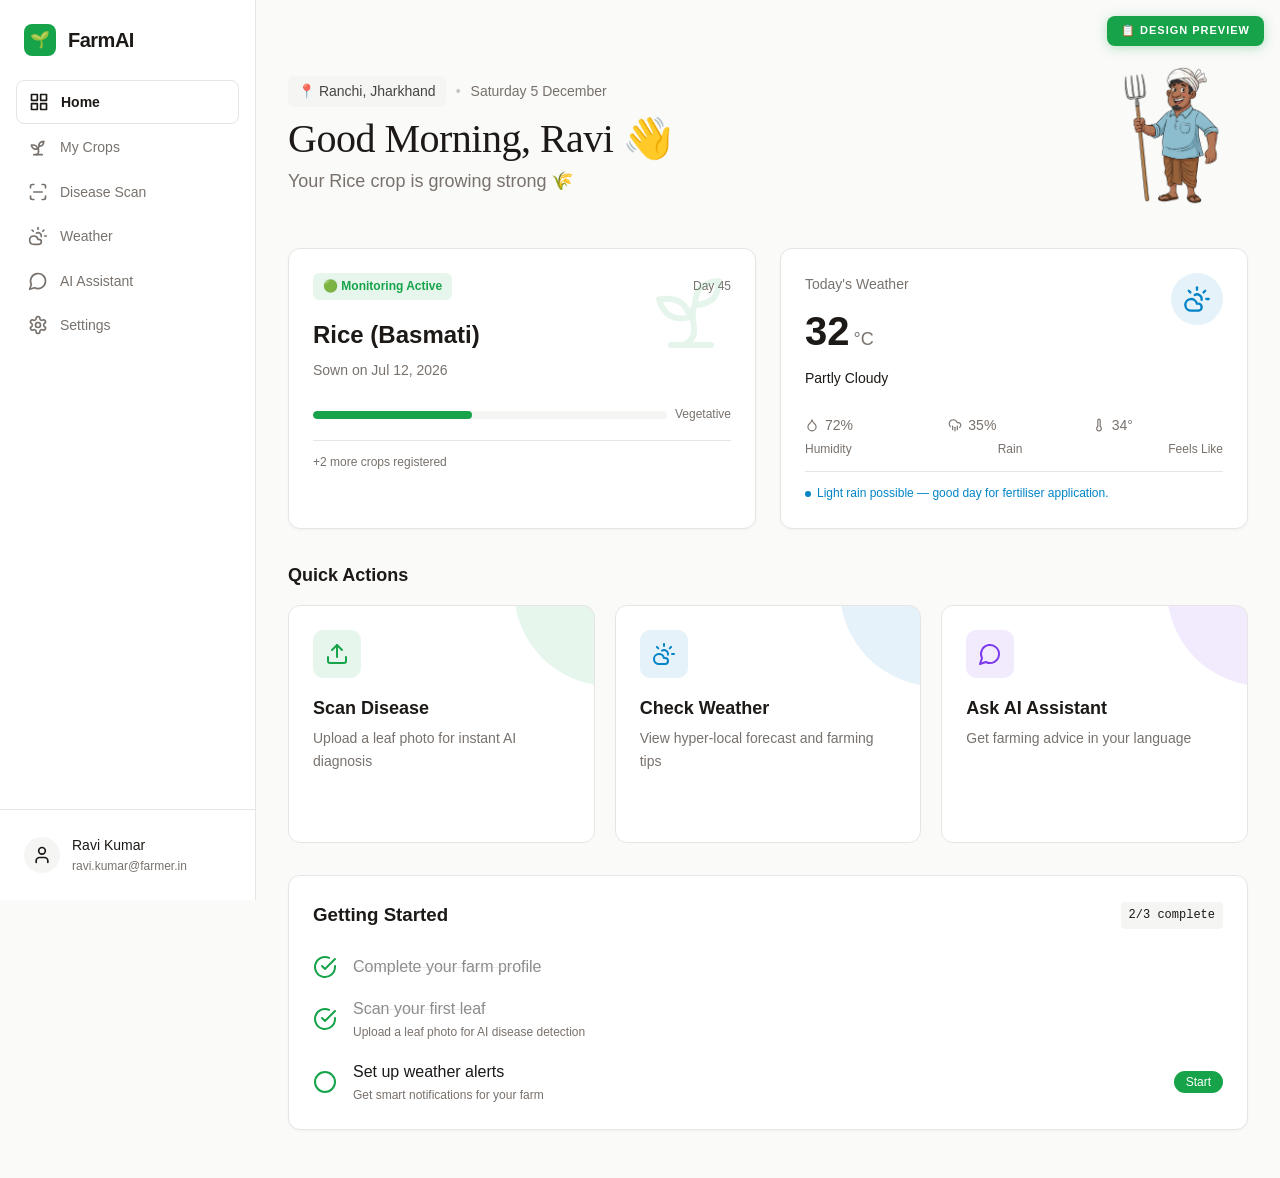
<file: public/farmai-dashboard/index.html>
<!DOCTYPE html>
<html lang="en">
<head>
  <meta charset="UTF-8" />
  <meta name="viewport" content="width=device-width, initial-scale=1.0" />
  <title>FarmAI — Dashboard</title>
  <style>
    *, *::before, *::after { margin: 0; padding: 0; box-sizing: border-box; }

    :root {
      --bg: #fafaf9;
      --surface: #ffffff;
      --surface-elevated: #ffffff;
      --border: #e7e5e4;
      --foreground: #1c1917;
      --muted: #78716c;
      --secondary-bg: #f5f5f4;
      --primary: #16a34a;
      --primary-light: rgba(22,163,74,0.1);
      --info: #0284c7;
      --info-light: rgba(2,132,199,0.1);
      --accent: #7c3aed;
      --accent-light: rgba(124,58,237,0.1);
      --success: #16a34a;
      --success-light: rgba(22,163,74,0.1);
      --radius: 12px;
    }

    body {
      font-family: -apple-system, BlinkMacSystemFont, 'Segoe UI', Roboto, 'Helvetica Neue', Arial, sans-serif;
      background: var(--bg);
      color: var(--foreground);
      line-height: 1.6;
      overflow-x: hidden;
    }

    /* ─── Sidebar (desktop) ─── */
    .sidebar {
      display: none;
      position: fixed;
      left: 0; top: 0;
      width: 256px;
      height: 100vh;
      background: var(--surface);
      border-right: 1px solid var(--border);
      flex-direction: column;
      z-index: 50;
      padding: 0;
    }
    @media (min-width: 769px) { .sidebar { display: flex; } }

    .sidebar-logo {
      padding: 24px;
      display: flex;
      align-items: center;
      gap: 12px;
    }
    .sidebar-logo .logo-icon {
      width: 32px; height: 32px;
      background: var(--primary);
      border-radius: 8px;
      display: flex; align-items: center; justify-content: center;
      color: white; font-weight: 800; font-size: 16px;
    }
    .sidebar-logo span {
      font-weight: 700;
      font-size: 20px;
      letter-spacing: -0.5px;
    }

    .sidebar-nav { flex: 1; padding: 0 16px; }
    .sidebar-nav a {
      display: flex;
      align-items: center;
      gap: 12px;
      padding: 10px 12px;
      border-radius: 8px;
      font-size: 14px;
      font-weight: 500;
      color: var(--muted);
      text-decoration: none;
      transition: all 0.2s;
      margin-bottom: 2px;
    }
    .sidebar-nav a:hover { background: var(--secondary-bg); color: var(--foreground); }
    .sidebar-nav a.active {
      background: var(--surface);
      border: 1px solid var(--border);
      color: var(--foreground);
      font-weight: 600;
    }
    .sidebar-nav a svg { width: 20px; height: 20px; }

    .sidebar-profile {
      padding: 16px;
      border-top: 1px solid var(--border);
    }
    .sidebar-profile-inner {
      display: flex;
      align-items: center;
      gap: 12px;
      padding: 8px;
      border-radius: 8px;
      cursor: pointer;
    }
    .sidebar-profile-inner:hover { background: var(--secondary-bg); }
    .sidebar-avatar {
      width: 36px; height: 36px;
      border-radius: 50%;
      background: var(--secondary-bg);
      display: flex; align-items: center; justify-content: center;
      color: var(--foreground);
    }
    .sidebar-avatar svg { width: 20px; height: 20px; }
    .sidebar-profile-info { flex: 1; min-width: 0; }
    .sidebar-profile-info .name {
      font-size: 14px;
      font-weight: 500;
      color: var(--foreground);
      white-space: nowrap;
      overflow: hidden;
      text-overflow: ellipsis;
      text-transform: capitalize;
    }
    .sidebar-profile-info .email {
      font-size: 12px;
      color: var(--muted);
      white-space: nowrap;
      overflow: hidden;
      text-overflow: ellipsis;
    }

    /* ─── Bottom Nav (mobile) ─── */
    .bottom-nav {
      display: flex;
      position: fixed;
      bottom: 0; left: 0; right: 0;
      height: 64px;
      background: var(--surface-elevated);
      border-top: 1px solid var(--border);
      z-index: 50;
      justify-content: space-around;
      align-items: center;
      padding: 0 8px;
      box-shadow: 0 -4px 6px -1px rgba(0,0,0,0.05);
    }
    @media (min-width: 769px) { .bottom-nav { display: none; } }
    .bottom-nav a {
      display: flex;
      flex-direction: column;
      align-items: center;
      justify-content: center;
      gap: 4px;
      width: 100%;
      height: 100%;
      text-decoration: none;
      color: var(--muted);
      transition: color 0.2s;
    }
    .bottom-nav a.active { color: var(--primary); }
    .bottom-nav a svg { width: 24px; height: 24px; }
    .bottom-nav a span { font-size: 10px; font-weight: 500; }

    /* ─── Main content ─── */
    .main {
      padding: 32px 16px 96px;
      max-width: 960px;
      margin: 0 auto;
      width: 100%;
    }
    @media (min-width: 769px) {
      .main { margin-left: 256px; padding: 48px 32px 48px; max-width: calc(960px + 256px); width: auto; }
    }

    /* ─── Welcome Header ─── */
    .welcome-header {
      display: flex;
      justify-content: space-between;
      align-items: center;
      gap: 24px;
      padding: 16px 0;
    }
    .welcome-meta {
      display: flex;
      align-items: center;
      gap: 10px;
      font-size: 14px;
      color: var(--muted);
      margin-bottom: 8px;
    }
    .welcome-location {
      display: flex;
      align-items: center;
      gap: 6px;
      background: var(--secondary-bg);
      padding: 4px 10px;
      border-radius: 6px;
      font-weight: 500;
      color: rgba(28,25,23,0.8);
    }
    .welcome-dot { color: rgba(120,113,108,0.4); }
    .welcome-header h1 {
      font-size: clamp(1.8rem, 4vw, 2.5rem);
      font-weight: 500;
      color: var(--foreground);
      letter-spacing: -0.5px;
      line-height: 1.2;
      font-family: Georgia, 'Times New Roman', serif;
      text-transform: capitalize;
    }
    .welcome-header .status-line {
      font-size: 18px;
      color: var(--muted);
      margin-top: 4px;
    }
    .welcome-mascot {
      display: none;
      width: 144px; height: 144px;
      flex-shrink: 0;
    }
    @media (min-width: 769px) { .welcome-mascot { display: block; } }
    .welcome-mascot img { width: 100%; height: 100%; object-fit: contain; }

    /* ─── Grid Layout ─── */
    .dashboard-grid {
      display: grid;
      grid-template-columns: 1fr;
      gap: 24px;
      margin-top: 24px;
    }
    @media (min-width: 769px) { .dashboard-grid { grid-template-columns: 1fr 1fr; } }

    /* ─── Card (base) ─── */
    .card {
      background: var(--surface);
      border: 1px solid var(--border);
      border-radius: var(--radius);
      padding: 24px;
      box-shadow: 0 1px 3px rgba(0,0,0,0.04);
      transition: all 0.2s;
      position: relative;
      overflow: hidden;
    }
    .card:hover { border-color: rgba(22,163,74,0.2); box-shadow: 0 4px 12px rgba(0,0,0,0.06); }

    /* ─── Crop Overview Card ─── */
    .crop-card .crop-bg-icon {
      position: absolute;
      top: 0; right: 0;
      padding: 16px;
      opacity: 0.1;
      color: var(--primary);
    }
    .crop-card .crop-bg-icon svg { width: 96px; height: 96px; }
    .crop-card .crop-header {
      display: flex;
      align-items: center;
      justify-content: space-between;
      margin-bottom: 16px;
    }
    .badge { font-size: 12px; font-weight: 600; padding: 4px 10px; border-radius: 6px; }
    .badge-success { background: var(--success-light); color: var(--success); }
    .crop-card .day-label { font-size: 12px; color: var(--muted); font-weight: 500; }
    .crop-card .crop-name { font-size: 24px; font-weight: 700; color: var(--foreground); margin-bottom: 4px; }
    .crop-card .sown-date { font-size: 14px; color: var(--muted); }
    .crop-progress { margin-top: 24px; }
    .crop-progress .progress-row { display: flex; align-items: center; gap: 8px; margin-bottom: 8px; }
    .progress-bar-bg { flex: 1; height: 8px; background: var(--secondary-bg); border-radius: 999px; overflow: hidden; }
    .progress-bar-fill { height: 100%; width: 45%; background: var(--success); border-radius: 999px; }
    .stage-label { font-size: 12px; font-weight: 500; color: var(--muted); }
    .crop-footer {
      display: flex;
      align-items: center;
      justify-content: space-between;
      margin-top: 16px;
      padding-top: 12px;
      border-top: 1px solid var(--border);
    }
    .crop-footer span { font-size: 12px; color: var(--muted); }

    /* ─── Weather Card ─── */
    .weather-card .weather-top { display: flex; justify-content: space-between; align-items: flex-start; }
    .weather-card .weather-label { font-size: 14px; font-weight: 500; color: var(--muted); margin-bottom: 4px; }
    .weather-card .weather-temp { display: flex; align-items: baseline; gap: 4px; }
    .weather-card .weather-temp h3 { font-size: 40px; font-weight: 700; color: var(--foreground); }
    .weather-card .weather-temp span { font-size: 18px; color: var(--muted); }
    .weather-card .weather-cond { font-size: 14px; font-weight: 500; color: var(--foreground); margin-top: 4px; }
    .weather-icon-circle {
      width: 52px; height: 52px;
      background: var(--info-light);
      border-radius: 50%;
      display: flex; align-items: center; justify-content: center;
      color: var(--info);
    }
    .weather-icon-circle svg { width: 28px; height: 28px; }
    .weather-stats { margin-top: 24px; }
    .weather-stats-grid { display: grid; grid-template-columns: 1fr 1fr 1fr; gap: 12px; }
    .weather-stat { display: flex; align-items: center; gap: 6px; font-size: 14px; color: var(--muted); }
    .weather-stat svg { width: 14px; height: 14px; }
    .weather-labels { display: flex; justify-content: space-between; margin-top: 4px; }
    .weather-labels span { font-size: 12px; color: var(--muted); }
    .weather-divider { height: 1px; background: var(--border); margin: 12px 0; }
    .weather-tip {
      font-size: 12px; font-weight: 500; color: var(--info);
      display: flex; align-items: center; gap: 6px;
    }
    .weather-tip .pulse {
      width: 6px; height: 6px;
      border-radius: 50%;
      background: var(--info);
      display: inline-block;
      animation: pulse 2s ease-in-out infinite;
    }
    @keyframes pulse {
      0%, 100% { opacity: 1; transform: scale(1); }
      50% { opacity: 0.5; transform: scale(1.3); }
    }

    /* ─── Quick Actions ─── */
    .quick-actions { margin-top: 32px; }
    .quick-actions h3 { font-size: 18px; font-weight: 600; color: var(--foreground); margin-bottom: 16px; }
    .actions-grid {
      display: flex;
      overflow-x: auto;
      gap: 20px;
      padding-bottom: 12px;
      -webkit-overflow-scrolling: touch;
      scrollbar-width: thin;
    }
    @media (min-width: 769px) {
      .actions-grid {
        display: grid;
        grid-template-columns: 1fr 1fr 1fr;
        overflow-x: visible;
        padding-bottom: 0;
      }
    }
    .action-card {
      position: relative;
      overflow: hidden;
      background: var(--surface);
      border: 1px solid var(--border);
      border-radius: var(--radius);
      padding: 24px;
      display: flex;
      flex-direction: column;
      align-items: flex-start;
      gap: 16px;
      cursor: pointer;
      transition: all 0.3s;
      text-decoration: none;
      color: var(--foreground);
      flex: 0 0 250px;
    }
    @media (min-width: 769px) {
      .action-card {
        flex: initial;
      }
    }
    .action-card:hover { box-shadow: 0 4px 16px rgba(0,0,0,0.06); }
    .action-card .blob {
      position: absolute;
      top: -16px; right: -16px;
      width: 96px; height: 96px;
      border-radius: 0 0 0 100%;
      transition: background 0.3s;
    }
    .action-icon {
      width: 48px; height: 48px;
      border-radius: 10px;
      display: flex;
      align-items: center;
      justify-content: center;
      transition: transform 0.3s;
    }
    .action-card:hover .action-icon { transform: scale(1.1); }
    .action-icon svg { width: 24px; height: 24px; }
    .action-card h4 { font-size: 18px; font-weight: 600; }
    .action-card p { font-size: 14px; color: var(--muted); margin-top: 4px; }
    .action-cta {
      margin-top: auto;
      padding-top: 8px;
      font-size: 14px;
      font-weight: 500;
      display: flex;
      align-items: center;
      gap: 4px;
      opacity: 0;
      transform: translateX(-8px);
      transition: all 0.3s;
    }
    .action-card:hover .action-cta { opacity: 1; transform: translateX(0); }

    .action-card--primary:hover { border-color: rgba(22,163,74,0.5); }
    .action-card--primary .blob { background: var(--primary-light); }
    .action-card--primary:hover .blob { background: rgba(22,163,74,0.1); }
    .action-card--primary .action-icon { background: var(--primary-light); color: var(--primary); }
    .action-card--primary .action-cta { color: var(--primary); }

    .action-card--info:hover { border-color: rgba(2,132,199,0.5); }
    .action-card--info .blob { background: var(--info-light); }
    .action-card--info:hover .blob { background: rgba(2,132,199,0.1); }
    .action-card--info .action-icon { background: var(--info-light); color: var(--info); }
    .action-card--info .action-cta { color: var(--info); }

    .action-card--accent:hover { border-color: rgba(124,58,237,0.5); }
    .action-card--accent .blob { background: var(--accent-light); }
    .action-card--accent:hover .blob { background: rgba(124,58,237,0.1); }
    .action-card--accent .action-icon { background: var(--accent-light); color: var(--accent); }
    .action-card--accent .action-cta { color: var(--accent); }

    /* ─── Setup Progress ─── */
    .setup-card { margin-top: 32px; }
    .setup-header {
      display: flex;
      align-items: center;
      justify-content: space-between;
      margin-bottom: 24px;
    }
    .setup-header h3 { font-weight: 600; color: var(--foreground); }
    .setup-badge {
      font-size: 12px;
      font-family: monospace;
      background: var(--secondary-bg);
      padding: 4px 8px;
      border-radius: 4px;
      color: var(--foreground);
    }
    .setup-steps { display: flex; flex-direction: column; gap: 16px; }
    .setup-step { display: flex; align-items: center; gap: 16px; }
    .setup-step-icon { flex-shrink: 0; width: 24px; height: 24px; }
    .setup-step-icon.done { color: var(--success); }
    .setup-step-icon.pending { color: var(--primary); }
    .setup-step .step-text { flex: 1; }
    .setup-step .step-text p { font-weight: 500; color: var(--foreground); }
    .setup-step .step-text .sub { font-size: 12px; color: var(--muted); margin-top: 2px; }
    .setup-step.done .step-text p { text-decoration: line-through; opacity: 0.5; text-decoration-color: rgba(120,113,108,0.3); }
    .setup-start-btn {
      padding: 4px 12px;
      background: var(--primary);
      color: white;
      font-size: 12px;
      font-weight: 500;
      border: none;
      border-radius: 999px;
      cursor: pointer;
    }

    /* ─── Demo Badge ─── */
    .demo-banner {
      position: fixed;
      top: 12px;
      right: 12px;
      z-index: 100;
      background: var(--primary);
      color: white;
      font-size: 11px;
      font-weight: 700;
      letter-spacing: 1px;
      text-transform: uppercase;
      padding: 6px 14px;
      border-radius: 8px;
      box-shadow: 0 2px 12px rgba(22,163,74,0.3);
    }
    @media (min-width: 769px) {
      .demo-banner { top: 16px; right: 16px; }
    }
  </style>
</head>
<body>

  <div class="demo-banner">📋 Design Preview</div>

  <!-- ═══ Sidebar (desktop) ═══ -->
  <aside class="sidebar">
    <div class="sidebar-logo">
      <div class="logo-icon">🌱</div>
      <span>FarmAI</span>
    </div>
    <nav class="sidebar-nav">
      <a href="index.html" class="active">
        <svg xmlns="http://www.w3.org/2000/svg" viewBox="0 0 24 24" fill="none" stroke="currentColor" stroke-width="2" stroke-linecap="round" stroke-linejoin="round"><rect x="3" y="3" width="7" height="7"/><rect x="14" y="3" width="7" height="7"/><rect x="14" y="14" width="7" height="7"/><rect x="3" y="14" width="7" height="7"/></svg>
        Home
      </a>
      <a href="crops.html">
        <svg xmlns="http://www.w3.org/2000/svg" viewBox="0 0 24 24" fill="none" stroke="currentColor" stroke-width="2" stroke-linecap="round" stroke-linejoin="round"><path d="M7 20h10"/><path d="M10 20c5.5-2.5.8-6.4 3-10"/><path d="M9.5 9.4c1.1.8 1.8 2.2 2.3 3.7-2 .4-3.5.4-4.8-.3-1.2-.6-2.3-1.9-3-4.2 2.8-.5 4.4 0 5.5.8z"/><path d="M14.1 6a7 7 0 0 0-1.1 4c1.9-.1 3.3-.6 4.3-1.4 1-1 1.6-2.3 1.7-4.6-2.7.1-4 1-4.9 2z"/></svg>
        My Crops
      </a>
      <a href="disease.html">
        <svg xmlns="http://www.w3.org/2000/svg" viewBox="0 0 24 24" fill="none" stroke="currentColor" stroke-width="2" stroke-linecap="round" stroke-linejoin="round"><path d="M3 7V5a2 2 0 0 1 2-2h2"/><path d="M17 3h2a2 2 0 0 1 2 2v2"/><path d="M21 17v2a2 2 0 0 1-2 2h-2"/><path d="M7 21H5a2 2 0 0 1-2-2v-2"/><line x1="7" y1="12" x2="17" y2="12"/></svg>
        Disease Scan
      </a>
      <a href="weather.html">
        <svg xmlns="http://www.w3.org/2000/svg" viewBox="0 0 24 24" fill="none" stroke="currentColor" stroke-width="2" stroke-linecap="round" stroke-linejoin="round"><path d="M12 2v2"/><path d="m4.93 4.93 1.41 1.41"/><path d="M20 12h2"/><path d="m19.07 4.93-1.41 1.41"/><path d="M15.947 12.65a4 4 0 0 0-5.925-4.128"/><path d="M13 22H7a5 5 0 1 1 4.9-6H13a3 3 0 0 1 0 6Z"/></svg>
        Weather
      </a>
      <a href="assistant.html">
        <svg xmlns="http://www.w3.org/2000/svg" viewBox="0 0 24 24" fill="none" stroke="currentColor" stroke-width="2" stroke-linecap="round" stroke-linejoin="round"><path d="M7.9 20A9 9 0 1 0 4 16.1L2 22Z"/></svg>
        AI Assistant
      </a>
      <a href="#">
        <svg xmlns="http://www.w3.org/2000/svg" viewBox="0 0 24 24" fill="none" stroke="currentColor" stroke-width="2" stroke-linecap="round" stroke-linejoin="round"><path d="M12.22 2h-.44a2 2 0 0 0-2 2v.18a2 2 0 0 1-1 1.73l-.43.25a2 2 0 0 1-2 0l-.15-.08a2 2 0 0 0-2.73.73l-.22.38a2 2 0 0 0 .73 2.73l.15.1a2 2 0 0 1 1 1.72v.51a2 2 0 0 1-1 1.74l-.15.09a2 2 0 0 0-.73 2.73l.22.38a2 2 0 0 0 2.73.73l.15-.08a2 2 0 0 1 2 0l.43.25a2 2 0 0 1 1 1.73V20a2 2 0 0 0 2 2h.44a2 2 0 0 0 2-2v-.18a2 2 0 0 1 1-1.73l.43-.25a2 2 0 0 1 2 0l.15.08a2 2 0 0 0 2.73-.73l.22-.39a2 2 0 0 0-.73-2.73l-.15-.08a2 2 0 0 1-1-1.74v-.5a2 2 0 0 1 1-1.74l.15-.09a2 2 0 0 0 .73-2.73l-.22-.38a2 2 0 0 0-2.73-.73l-.15.08a2 2 0 0 1-2 0l-.43-.25a2 2 0 0 1-1-1.73V4a2 2 0 0 0-2-2z"/><circle cx="12" cy="12" r="3"/></svg>
        Settings
      </a>
    </nav>
    <div class="sidebar-profile">
      <div class="sidebar-profile-inner">
        <div class="sidebar-avatar">
          <svg xmlns="http://www.w3.org/2000/svg" viewBox="0 0 24 24" fill="none" stroke="currentColor" stroke-width="2" stroke-linecap="round" stroke-linejoin="round"><path d="M19 21v-2a4 4 0 0 0-4-4H9a4 4 0 0 0-4 4v2"/><circle cx="12" cy="7" r="4"/></svg>
        </div>
        <div class="sidebar-profile-info">
          <div class="name">Ravi Kumar</div>
          <div class="email">ravi.kumar@farmer.in</div>
        </div>
      </div>
    </div>
  </aside>

  <!-- ═══ Bottom Nav (mobile) ═══ -->
  <nav class="bottom-nav">
    <a href="index.html" class="active">
      <svg xmlns="http://www.w3.org/2000/svg" viewBox="0 0 24 24" fill="none" stroke="currentColor" stroke-width="2" stroke-linecap="round" stroke-linejoin="round"><rect x="3" y="3" width="7" height="7"/><rect x="14" y="3" width="7" height="7"/><rect x="14" y="14" width="7" height="7"/><rect x="3" y="14" width="7" height="7"/></svg>
      <span>Home</span>
    </a>
    <a href="crops.html">
      <svg xmlns="http://www.w3.org/2000/svg" viewBox="0 0 24 24" fill="none" stroke="currentColor" stroke-width="2" stroke-linecap="round" stroke-linejoin="round"><path d="M7 20h10"/><path d="M10 20c5.5-2.5.8-6.4 3-10"/><path d="M9.5 9.4c1.1.8 1.8 2.2 2.3 3.7-2 .4-3.5.4-4.8-.3-1.2-.6-2.3-1.9-3-4.2 2.8-.5 4.4 0 5.5.8z"/><path d="M14.1 6a7 7 0 0 0-1.1 4c1.9-.1 3.3-.6 4.3-1.4 1-1 1.6-2.3 1.7-4.6-2.7.1-4 1-4.9 2z"/></svg>
      <span>Crops</span>
    </a>
    <a href="disease.html">
      <svg xmlns="http://www.w3.org/2000/svg" viewBox="0 0 24 24" fill="none" stroke="currentColor" stroke-width="2" stroke-linecap="round" stroke-linejoin="round"><path d="M3 7V5a2 2 0 0 1 2-2h2"/><path d="M17 3h2a2 2 0 0 1 2 2v2"/><path d="M21 17v2a2 2 0 0 1-2 2h-2"/><path d="M7 21H5a2 2 0 0 1-2-2v-2"/><line x1="7" y1="12" x2="17" y2="12"/></svg>
      <span>Scan</span>
    </a>
    <a href="weather.html">
      <svg xmlns="http://www.w3.org/2000/svg" viewBox="0 0 24 24" fill="none" stroke="currentColor" stroke-width="2" stroke-linecap="round" stroke-linejoin="round"><path d="M12 2v2"/><path d="m4.93 4.93 1.41 1.41"/><path d="M20 12h2"/><path d="m19.07 4.93-1.41 1.41"/><path d="M15.947 12.65a4 4 0 0 0-5.925-4.128"/><path d="M13 22H7a5 5 0 1 1 4.9-6H13a3 3 0 0 1 0 6Z"/></svg>
      <span>Weather</span>
    </a>
    <a href="assistant.html">
      <svg xmlns="http://www.w3.org/2000/svg" viewBox="0 0 24 24" fill="none" stroke="currentColor" stroke-width="2" stroke-linecap="round" stroke-linejoin="round"><path d="M7.9 20A9 9 0 1 0 4 16.1L2 22Z"/></svg>
      <span>Assistant</span>
    </a>
  </nav>

  <!-- ═══ Dashboard Content ═══ -->
  <main class="main">

    <!-- Welcome Header -->
    <div class="welcome-header">
      <div>
        <div class="welcome-meta">
          <span class="welcome-location">📍 Ranchi, Jharkhand</span>
          <span class="welcome-dot">•</span>
          <span id="current-date"></span>
        </div>
        <h1 id="greeting"></h1>
        <p class="status-line">Your Rice crop is growing strong 🌾</p>
      </div>
      <div class="welcome-mascot">
        <img src="farmer-2.png" alt="Farmer mascot" />
      </div>
    </div>

    <!-- Crop Overview + Weather -->
    <div class="dashboard-grid">

      <!-- Crop Overview -->
      <div class="card crop-card">
        <div class="crop-bg-icon">
          <svg xmlns="http://www.w3.org/2000/svg" viewBox="0 0 24 24" fill="none" stroke="currentColor" stroke-width="1.5" stroke-linecap="round" stroke-linejoin="round"><path d="M7 20h10"/><path d="M10 20c5.5-2.5.8-6.4 3-10"/><path d="M9.5 9.4c1.1.8 1.8 2.2 2.3 3.7-2 .4-3.5.4-4.8-.3-1.2-.6-2.3-1.9-3-4.2 2.8-.5 4.4 0 5.5.8z"/><path d="M14.1 6a7 7 0 0 0-1.1 4c1.9-.1 3.3-.6 4.3-1.4 1-1 1.6-2.3 1.7-4.6-2.7.1-4 1-4.9 2z"/></svg>
        </div>
        <div class="crop-header">
          <span class="badge badge-success">🟢 Monitoring Active</span>
          <span class="day-label">Day 45</span>
        </div>
        <h2 class="crop-name">Rice (Basmati)</h2>
        <p class="sown-date">Sown on Jul 12, 2026</p>
        <div class="crop-progress">
          <div class="progress-row">
            <div class="progress-bar-bg"><div class="progress-bar-fill"></div></div>
            <span class="stage-label">Vegetative</span>
          </div>
        </div>
        <div class="crop-footer">
          <span>+2 more crops registered</span>
          <span style="font-size:12px;font-weight:500;color:var(--primary);opacity:0;">View All →</span>
        </div>
      </div>

      <!-- Weather Snapshot -->
      <div class="card weather-card">
        <div class="weather-top">
          <div>
            <p class="weather-label">Today's Weather</p>
            <div class="weather-temp">
              <h3>32</h3>
              <span>°C</span>
            </div>
            <p class="weather-cond">Partly Cloudy</p>
          </div>
          <div class="weather-icon-circle">
            <svg xmlns="http://www.w3.org/2000/svg" viewBox="0 0 24 24" fill="none" stroke="currentColor" stroke-width="2" stroke-linecap="round" stroke-linejoin="round"><path d="M12 2v2"/><path d="m4.93 4.93 1.41 1.41"/><path d="M20 12h2"/><path d="m19.07 4.93-1.41 1.41"/><path d="M15.947 12.65a4 4 0 0 0-5.925-4.128"/><path d="M13 22H7a5 5 0 1 1 4.9-6H13a3 3 0 0 1 0 6Z"/></svg>
          </div>
        </div>
        <div class="weather-stats">
          <div class="weather-stats-grid">
            <div class="weather-stat">
              <svg xmlns="http://www.w3.org/2000/svg" viewBox="0 0 24 24" fill="none" stroke="currentColor" stroke-width="2" stroke-linecap="round" stroke-linejoin="round"><path d="M12 22a7 7 0 0 0 7-7c0-2-1-3.9-3-5.5s-3.5-4-4-6.5c-.5 2.5-2 4.9-4 6.5C6 11.1 5 13 5 15a7 7 0 0 0 7 7z"/></svg>
              <span>72%</span>
            </div>
            <div class="weather-stat">
              <svg xmlns="http://www.w3.org/2000/svg" viewBox="0 0 24 24" fill="none" stroke="currentColor" stroke-width="2" stroke-linecap="round" stroke-linejoin="round"><path d="M4 14.899A7 7 0 1 1 15.71 8h1.79a4.5 4.5 0 0 1 2.5 8.242"/><path d="M16 14v6"/><path d="M8 14v6"/><path d="M12 16v6"/></svg>
              <span>35%</span>
            </div>
            <div class="weather-stat">
              <svg xmlns="http://www.w3.org/2000/svg" viewBox="0 0 24 24" fill="none" stroke="currentColor" stroke-width="2" stroke-linecap="round" stroke-linejoin="round"><path d="M14 4v10.54a4 4 0 1 1-4 0V4a2 2 0 0 1 4 0Z"/></svg>
              <span>34°</span>
            </div>
          </div>
          <div class="weather-labels">
            <span>Humidity</span>
            <span>Rain</span>
            <span>Feels Like</span>
          </div>
          <div class="weather-divider"></div>
          <p class="weather-tip">
            <span class="pulse"></span>
            Light rain possible — good day for fertiliser application.
          </p>
        </div>
      </div>
    </div>

    <!-- Quick Actions -->
    <div class="quick-actions">
      <h3>Quick Actions</h3>
      <div class="actions-grid">
        <a href="disease.html" class="action-card action-card--primary">
          <div class="blob"></div>
          <div class="action-icon">
            <svg xmlns="http://www.w3.org/2000/svg" viewBox="0 0 24 24" fill="none" stroke="currentColor" stroke-width="2" stroke-linecap="round" stroke-linejoin="round"><path d="M21 15v4a2 2 0 0 1-2 2H5a2 2 0 0 1-2-2v-4"/><polyline points="17 8 12 3 7 8"/><line x1="12" y1="3" x2="12" y2="15"/></svg>
          </div>
          <div>
            <h4>Scan Disease</h4>
            <p>Upload a leaf photo for instant AI diagnosis</p>
          </div>
          <div class="action-cta">Start Scan →</div>
        </a>
        <a href="weather.html" class="action-card action-card--info">
          <div class="blob"></div>
          <div class="action-icon">
            <svg xmlns="http://www.w3.org/2000/svg" viewBox="0 0 24 24" fill="none" stroke="currentColor" stroke-width="2" stroke-linecap="round" stroke-linejoin="round"><path d="M12 2v2"/><path d="m4.93 4.93 1.41 1.41"/><path d="M20 12h2"/><path d="m19.07 4.93-1.41 1.41"/><path d="M15.947 12.65a4 4 0 0 0-5.925-4.128"/><path d="M13 22H7a5 5 0 1 1 4.9-6H13a3 3 0 0 1 0 6Z"/></svg>
          </div>
          <div>
            <h4>Check Weather</h4>
            <p>View hyper-local forecast and farming tips</p>
          </div>
          <div class="action-cta">View Forecast →</div>
        </a>
        <a href="assistant.html" class="action-card action-card--accent">
          <div class="blob"></div>
          <div class="action-icon">
            <svg xmlns="http://www.w3.org/2000/svg" viewBox="0 0 24 24" fill="none" stroke="currentColor" stroke-width="2" stroke-linecap="round" stroke-linejoin="round"><path d="M7.9 20A9 9 0 1 0 4 16.1L2 22Z"/></svg>
          </div>
          <div>
            <h4>Ask AI Assistant</h4>
            <p>Get farming advice in your language</p>
          </div>
          <div class="action-cta">Chat Now →</div>
        </a>
      </div>
    </div>

    <!-- Setup Progress -->
    <div class="card setup-card">
      <div class="setup-header">
        <h3>Getting Started</h3>
        <span class="setup-badge">2/3 complete</span>
      </div>
      <div class="setup-steps">
        <div class="setup-step done">
          <div class="setup-step-icon done">
            <svg xmlns="http://www.w3.org/2000/svg" viewBox="0 0 24 24" fill="none" stroke="currentColor" stroke-width="2" stroke-linecap="round" stroke-linejoin="round"><path d="M22 11.08V12a10 10 0 1 1-5.93-9.14"/><polyline points="22 4 12 14.01 9 11.01"/></svg>
          </div>
          <div class="step-text">
            <p>Complete your farm profile</p>
          </div>
        </div>
        <div class="setup-step done">
          <div class="setup-step-icon done">
            <svg xmlns="http://www.w3.org/2000/svg" viewBox="0 0 24 24" fill="none" stroke="currentColor" stroke-width="2" stroke-linecap="round" stroke-linejoin="round"><path d="M22 11.08V12a10 10 0 1 1-5.93-9.14"/><polyline points="22 4 12 14.01 9 11.01"/></svg>
          </div>
          <div class="step-text">
            <p>Scan your first leaf</p>
            <div class="sub">Upload a leaf photo for AI disease detection</div>
          </div>
        </div>
        <div class="setup-step">
          <div class="setup-step-icon pending">
            <svg xmlns="http://www.w3.org/2000/svg" viewBox="0 0 24 24" fill="none" stroke="currentColor" stroke-width="2" stroke-linecap="round" stroke-linejoin="round"><circle cx="12" cy="12" r="10"/></svg>
          </div>
          <div class="step-text">
            <p>Set up weather alerts</p>
            <div class="sub">Get smart notifications for your farm</div>
          </div>
          <button class="setup-start-btn">Start</button>
        </div>
      </div>
    </div>

  </main>

  <script>
    // Dynamic greeting
    const hour = new Date().getHours();
    let greeting = 'Good Evening';
    if (hour < 12) greeting = 'Good Morning';
    else if (hour < 18) greeting = 'Good Afternoon';
    document.getElementById('greeting').textContent = greeting + ', Ravi 👋';

    // Dynamic date
    const dateStr = new Intl.DateTimeFormat('en-IN', {
      weekday: 'long', month: 'long', day: 'numeric'
    }).format(new Date());
    document.getElementById('current-date').textContent = dateStr;
  </script>
</body>
</html>
</file>
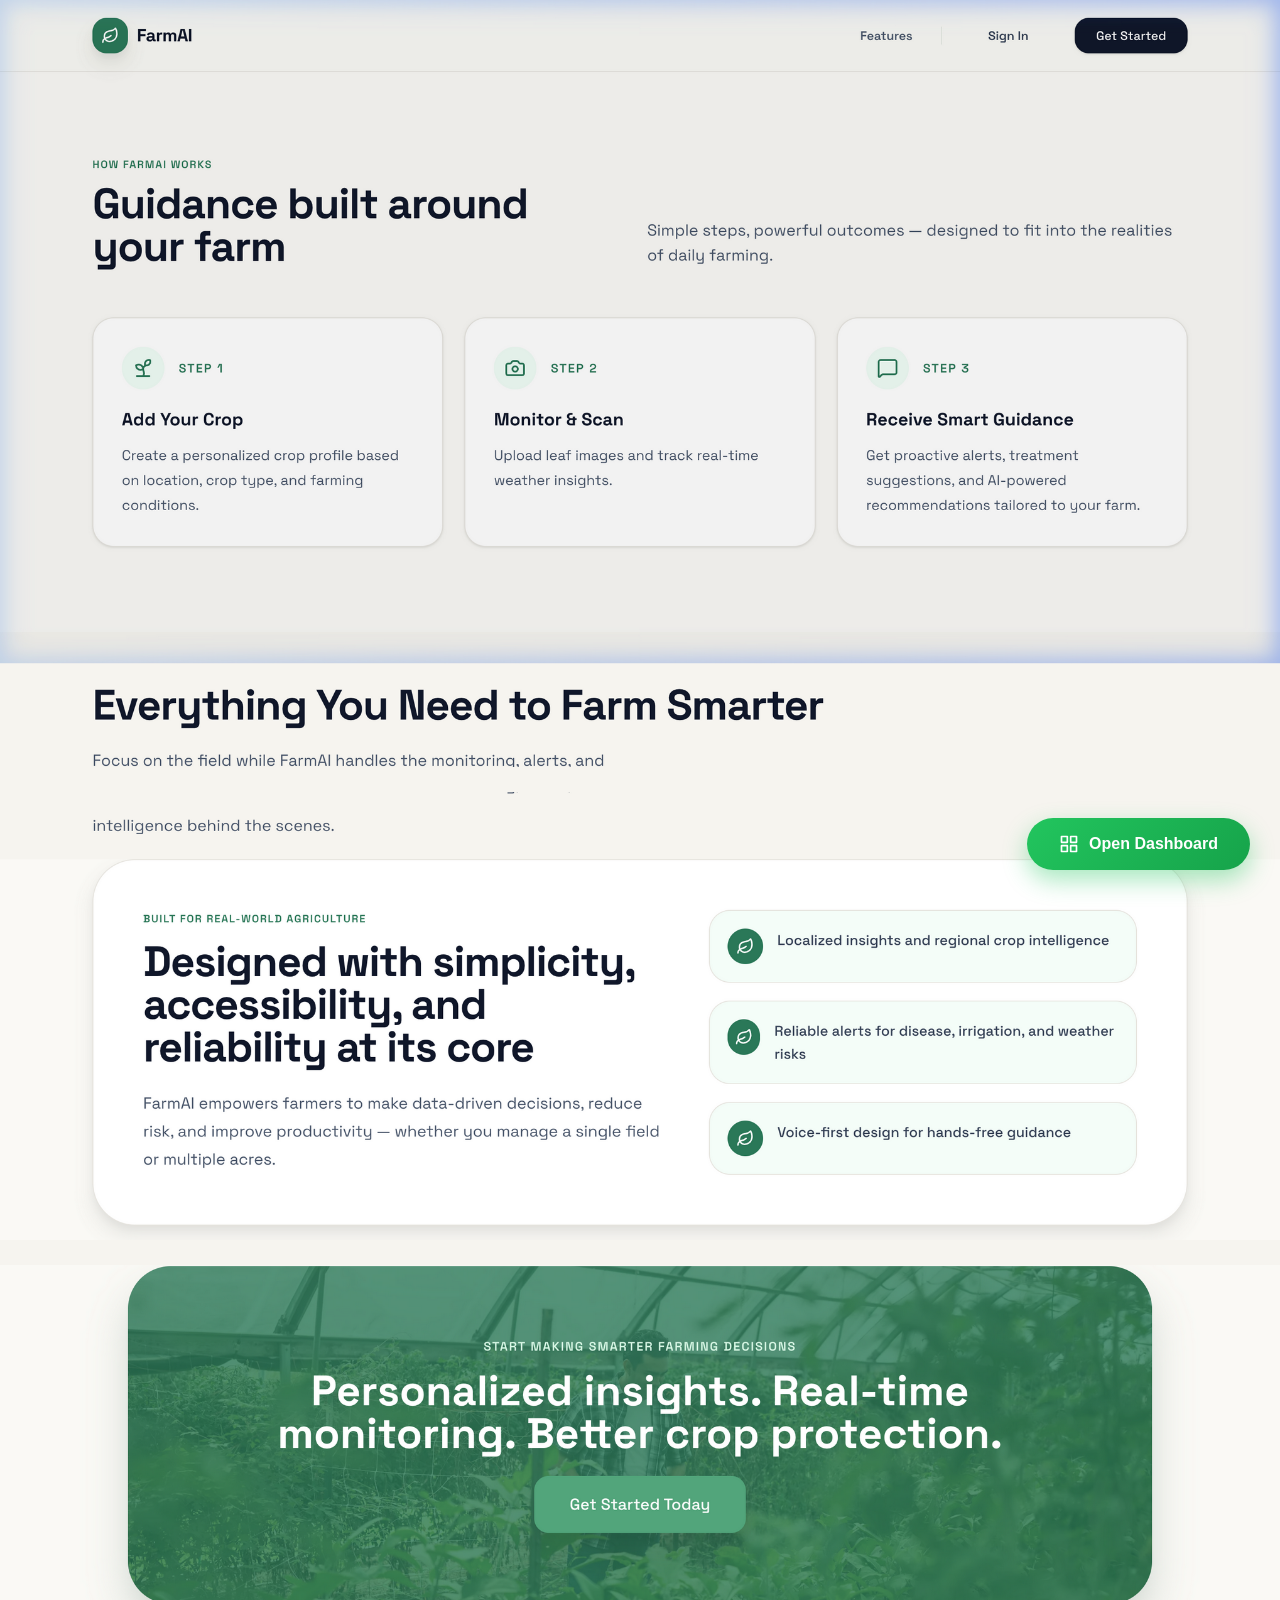
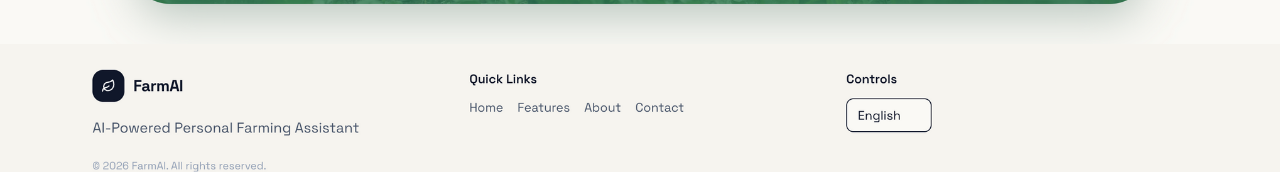
<file: public/farmai-ppt/index.html>
<!DOCTYPE html>
<html lang="en">
<head>
  <meta charset="UTF-8" />
  <meta name="viewport" content="width=device-width, initial-scale=1.0" />
  <title>FarmAI Presentation</title>
  <style>
    body {
      margin: 0;
      padding: 0;
      background: #0a0a0a;
      display: flex;
      flex-direction: column;
      align-items: center;
      position: relative;
    }
    .presentation-container {
      position: relative;
      width: 100%;
      max-width: 1440px;
      margin: 0 auto;
    }
    .presentation-image {
      width: 100%;
      height: auto;
      display: block;
    }
    /* Fixed Dashboard Button that stays on screen */
    .fixed-dashboard-btn {
      position: fixed;
      bottom: 30px;
      right: 30px;
      z-index: 100;
      background: linear-gradient(135deg, #22c55e, #16a34a);
      color: white;
      padding: 16px 32px;
      border-radius: 99px;
      font-family: sans-serif;
      font-weight: bold;
      font-size: 16px;
      text-decoration: none;
      box-shadow: 0 10px 25px rgba(34, 197, 94, 0.4);
      transition: transform 0.2s, box-shadow 0.2s;
      display: flex;
      align-items: center;
      gap: 10px;
    }
    .fixed-dashboard-btn:hover {
      transform: translateY(-3px);
      box-shadow: 0 15px 35px rgba(34, 197, 94, 0.5);
    }
    /* Invisible overlay link over the buttons in the image */
    .invisible-link {
      position: absolute;
      cursor: pointer;
      z-index: 10;
      border-radius: 8px;
      transition: background 0.2s;
    }
    /* Show a subtle highlight when hovering over the clickable area so you know it works */
    .invisible-link:hover {
      background: rgba(34, 197, 94, 0.2);
    }
  </style>
</head>
<body>
  <div class="presentation-container">
    <img src="farmi_landing_fixed.png" alt="FarmAI Presentation" class="presentation-image" />
    
    <!-- Link for the 'View Dashboard' button in the hero section (approximate position) -->
    <a href="/farmai-dashboard/index.html" class="invisible-link" title="Hero Dashboard Button" style="top: 15%; left: 35%; width: 30%; height: 5%;"></a>

    <!-- Link for the 'Get Started Today' button in the lower section (approximate position) -->
    <a href="/farmai-dashboard/index.html" class="invisible-link" title="Get Started / View Dashboard" style="top: 86.5%; left: 35%; width: 30%; height: 5%;"></a>
  </div>

  <a href="/farmai-dashboard/index.html" class="fixed-dashboard-btn">
    <svg xmlns="http://www.w3.org/2000/svg" width="20" height="20" viewBox="0 0 24 24" fill="none" stroke="currentColor" stroke-width="2" stroke-linecap="round" stroke-linejoin="round"><rect x="3" y="3" width="7" height="7"/><rect x="14" y="3" width="7" height="7"/><rect x="14" y="14" width="7" height="7"/><rect x="3" y="14" width="7" height="7"/></svg>
    Open Dashboard
  </a>
</body>
</html>
</file>
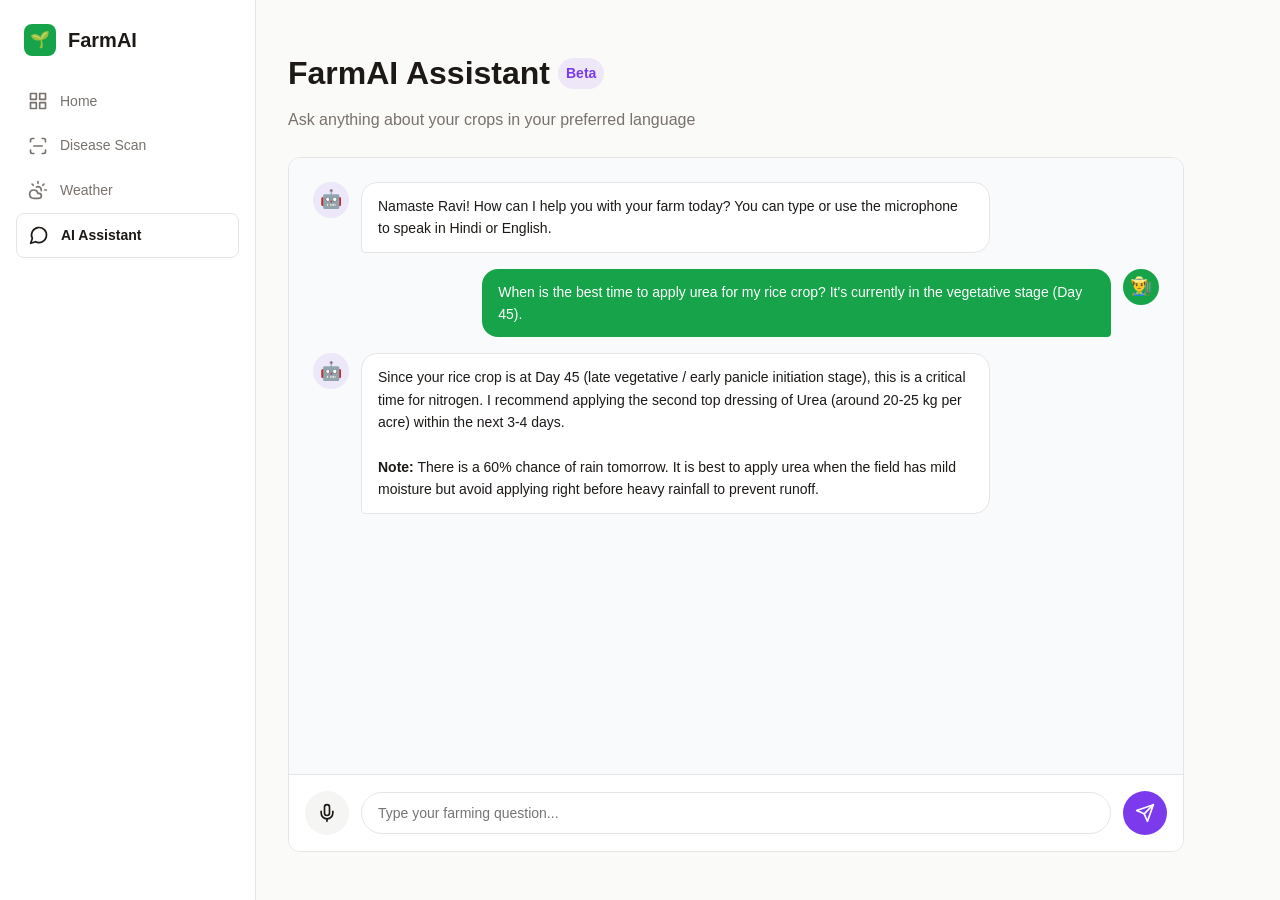
<file: public/farmai-dashboard/assistant.html>
<!DOCTYPE html>
<html lang="en">
<head>
  <meta charset="UTF-8" />
  <meta name="viewport" content="width=device-width, initial-scale=1.0" />
  <title>FarmAI — AI Assistant</title>
  <style>
    /* Reuse base styles from index.html */
    *, *::before, *::after { margin: 0; padding: 0; box-sizing: border-box; }
    :root {
      --bg: #fafaf9; --surface: #ffffff; --border: #e7e5e4; --foreground: #1c1917;
      --muted: #78716c; --secondary-bg: #f5f5f4; --primary: #16a34a; --radius: 12px;
      --accent: #7c3aed; --accent-light: rgba(124,58,237,0.1);
    }
    body { font-family: -apple-system, BlinkMacSystemFont, sans-serif; background: var(--bg); color: var(--foreground); line-height: 1.6; }
    
    /* Sidebar */
    .sidebar { display: none; position: fixed; left: 0; top: 0; width: 256px; height: 100vh; background: var(--surface); border-right: 1px solid var(--border); flex-direction: column; z-index: 50; }
    @media (min-width: 769px) { .sidebar { display: flex; } }
    .sidebar-logo { padding: 24px; display: flex; align-items: center; gap: 12px; }
    .logo-icon { width: 32px; height: 32px; background: var(--primary); border-radius: 8px; display: flex; align-items: center; justify-content: center; color: white; font-weight: 800; font-size: 16px; }
    .sidebar-logo span { font-weight: 700; font-size: 20px; }
    .sidebar-nav { flex: 1; padding: 0 16px; }
    .sidebar-nav a { display: flex; align-items: center; gap: 12px; padding: 10px 12px; border-radius: 8px; font-size: 14px; font-weight: 500; color: var(--muted); text-decoration: none; margin-bottom: 2px; }
    .sidebar-nav a:hover { background: var(--secondary-bg); color: var(--foreground); }
    .sidebar-nav a.active { background: var(--surface); border: 1px solid var(--border); color: var(--foreground); font-weight: 600; }
    .sidebar-nav a svg { width: 20px; height: 20px; }
    
    /* Bottom Nav */
    .bottom-nav { display: flex; position: fixed; bottom: 0; left: 0; right: 0; height: 64px; background: var(--surface); border-top: 1px solid var(--border); z-index: 50; justify-content: space-around; align-items: center; }
    @media (min-width: 769px) { .bottom-nav { display: none; } }
    .bottom-nav a { display: flex; flex-direction: column; align-items: center; gap: 4px; text-decoration: none; color: var(--muted); }
    .bottom-nav a.active { color: var(--primary); }
    .bottom-nav a svg { width: 24px; height: 24px; }
    .bottom-nav a span { font-size: 10px; font-weight: 500; }
    
    .main { padding: 32px 16px 96px; max-width: 960px; margin: 0 auto; width: 100%; height: 100vh; display: flex; flex-direction: column; }
    @media (min-width: 769px) { .main { margin-left: 256px; padding: 48px 32px; width: auto; } }

    /* Chat specific styles */
    .header h1 { font-size: 2rem; font-weight: 700; margin-bottom: 8px; }
    .header p { color: var(--muted); margin-bottom: 24px; }
    
    .chat-container { flex: 1; background: var(--surface); border: 1px solid var(--border); border-radius: var(--radius); display: flex; flex-direction: column; overflow: hidden; }
    .chat-messages { flex: 1; padding: 24px; overflow-y: auto; display: flex; flex-direction: column; gap: 16px; background: #f9fafb; }
    
    .msg { display: flex; gap: 12px; max-width: 80%; }
    .msg.bot { align-self: flex-start; }
    .msg.user { align-self: flex-end; flex-direction: row-reverse; }
    .avatar { width: 36px; height: 36px; border-radius: 50%; display: flex; align-items: center; justify-content: center; font-size: 18px; flex-shrink: 0; }
    .msg.bot .avatar { background: var(--accent-light); color: var(--accent); }
    .msg.user .avatar { background: var(--primary); color: white; }
    .bubble { padding: 12px 16px; border-radius: 16px; font-size: 14px; }
    .msg.bot .bubble { background: var(--surface); border: 1px solid var(--border); border-bottom-left-radius: 4px; }
    .msg.user .bubble { background: var(--primary); color: white; border-bottom-right-radius: 4px; }
    
    .chat-input { padding: 16px; border-top: 1px solid var(--border); background: var(--surface); display: flex; gap: 12px; align-items: center; }
    .chat-input input { flex: 1; padding: 12px 16px; border: 1px solid var(--border); border-radius: 99px; outline: none; font-size: 14px; }
    .chat-input input:focus { border-color: var(--accent); }
    .send-btn { width: 44px; height: 44px; border-radius: 50%; background: var(--accent); color: white; border: none; display: flex; align-items: center; justify-content: center; cursor: pointer; }
    .mic-btn { width: 44px; height: 44px; border-radius: 50%; background: var(--secondary-bg); color: var(--foreground); border: none; display: flex; align-items: center; justify-content: center; cursor: pointer; }
  </style>
</head>
<body>
  <aside class="sidebar">
    <div class="sidebar-logo"><div class="logo-icon">🌱</div><span>FarmAI</span></div>
    <nav class="sidebar-nav">
      <a href="index.html"><svg xmlns="http://www.w3.org/2000/svg" viewBox="0 0 24 24" fill="none" stroke="currentColor" stroke-width="2" stroke-linecap="round" stroke-linejoin="round"><rect x="3" y="3" width="7" height="7"/><rect x="14" y="3" width="7" height="7"/><rect x="14" y="14" width="7" height="7"/><rect x="3" y="14" width="7" height="7"/></svg> Home</a>
      <a href="disease.html"><svg xmlns="http://www.w3.org/2000/svg" viewBox="0 0 24 24" fill="none" stroke="currentColor" stroke-width="2" stroke-linecap="round" stroke-linejoin="round"><path d="M3 7V5a2 2 0 0 1 2-2h2"/><path d="M17 3h2a2 2 0 0 1 2 2v2"/><path d="M21 17v2a2 2 0 0 1-2 2h-2"/><path d="M7 21H5a2 2 0 0 1-2-2v-2"/><line x1="7" y1="12" x2="17" y2="12"/></svg> Disease Scan</a>
      <a href="weather.html"><svg xmlns="http://www.w3.org/2000/svg" viewBox="0 0 24 24" fill="none" stroke="currentColor" stroke-width="2" stroke-linecap="round" stroke-linejoin="round"><path d="M12 2v2"/><path d="m4.93 4.93 1.41 1.41"/><path d="M20 12h2"/><path d="m19.07 4.93-1.41 1.41"/><path d="M15.947 12.65a4 4 0 0 0-5.925-4.128"/><path d="M13 22H7a5 5 0 1 1 4.9-6H13a3 3 0 0 1 0 6Z"/></svg> Weather</a>
      <a href="#" class="active"><svg xmlns="http://www.w3.org/2000/svg" viewBox="0 0 24 24" fill="none" stroke="currentColor" stroke-width="2" stroke-linecap="round" stroke-linejoin="round"><path d="M7.9 20A9 9 0 1 0 4 16.1L2 22Z"/></svg> AI Assistant</a>
    </nav>
  </aside>

  <nav class="bottom-nav">
    <a href="index.html"><svg xmlns="http://www.w3.org/2000/svg" viewBox="0 0 24 24" fill="none" stroke="currentColor" stroke-width="2" stroke-linecap="round" stroke-linejoin="round"><rect x="3" y="3" width="7" height="7"/><rect x="14" y="3" width="7" height="7"/><rect x="14" y="14" width="7" height="7"/><rect x="3" y="14" width="7" height="7"/></svg><span>Home</span></a>
    <a href="disease.html"><svg xmlns="http://www.w3.org/2000/svg" viewBox="0 0 24 24" fill="none" stroke="currentColor" stroke-width="2" stroke-linecap="round" stroke-linejoin="round"><path d="M3 7V5a2 2 0 0 1 2-2h2"/><path d="M17 3h2a2 2 0 0 1 2 2v2"/><path d="M21 17v2a2 2 0 0 1-2 2h-2"/><path d="M7 21H5a2 2 0 0 1-2-2v-2"/><line x1="7" y1="12" x2="17" y2="12"/></svg><span>Scan</span></a>
    <a href="weather.html"><svg xmlns="http://www.w3.org/2000/svg" viewBox="0 0 24 24" fill="none" stroke="currentColor" stroke-width="2" stroke-linecap="round" stroke-linejoin="round"><path d="M12 2v2"/><path d="m4.93 4.93 1.41 1.41"/><path d="M20 12h2"/><path d="m19.07 4.93-1.41 1.41"/><path d="M15.947 12.65a4 4 0 0 0-5.925-4.128"/><path d="M13 22H7a5 5 0 1 1 4.9-6H13a3 3 0 0 1 0 6Z"/></svg><span>Weather</span></a>
    <a href="#" class="active"><svg xmlns="http://www.w3.org/2000/svg" viewBox="0 0 24 24" fill="none" stroke="currentColor" stroke-width="2" stroke-linecap="round" stroke-linejoin="round"><path d="M7.9 20A9 9 0 1 0 4 16.1L2 22Z"/></svg><span>Assistant</span></a>
  </nav>

  <main class="main">
    <div class="header" style="flex-shrink: 0;">
      <h1 style="display:flex; align-items:center; gap:8px;">FarmAI Assistant <span style="font-size: 14px; background:var(--accent-light); color:var(--accent); padding:4px 8px; border-radius:99px; font-weight:600;">Beta</span></h1>
      <p>Ask anything about your crops in your preferred language</p>
    </div>

    <div class="chat-container">
      <div class="chat-messages">
        <div class="msg bot">
          <div class="avatar">🤖</div>
          <div class="bubble">Namaste Ravi! How can I help you with your farm today? You can type or use the microphone to speak in Hindi or English.</div>
        </div>
        <div class="msg user">
          <div class="avatar">👨‍🌾</div>
          <div class="bubble">When is the best time to apply urea for my rice crop? It's currently in the vegetative stage (Day 45).</div>
        </div>
        <div class="msg bot">
          <div class="avatar">🤖</div>
          <div class="bubble">Since your rice crop is at Day 45 (late vegetative / early panicle initiation stage), this is a critical time for nitrogen. I recommend applying the second top dressing of Urea (around 20-25 kg per acre) within the next 3-4 days. <br><br><b>Note:</b> There is a 60% chance of rain tomorrow. It is best to apply urea when the field has mild moisture but avoid applying right before heavy rainfall to prevent runoff.</div>
        </div>
      </div>
      <div class="chat-input" onclick="alert('This is a static UI preview. Chat functionality is disabled.')">
        <button class="mic-btn"><svg xmlns="http://www.w3.org/2000/svg" width="20" height="20" viewBox="0 0 24 24" fill="none" stroke="currentColor" stroke-width="2" stroke-linecap="round" stroke-linejoin="round"><path d="M12 2a3 3 0 0 0-3 3v7a3 3 0 0 0 6 0V5a3 3 0 0 0-3-3Z"/><path d="M19 10v2a7 7 0 0 1-14 0v-2"/><line x1="12" x2="12" y1="19" y2="22"/></svg></button>
        <input type="text" placeholder="Type your farming question..." readonly />
        <button class="send-btn"><svg xmlns="http://www.w3.org/2000/svg" width="20" height="20" viewBox="0 0 24 24" fill="none" stroke="currentColor" stroke-width="2" stroke-linecap="round" stroke-linejoin="round"><path d="m22 2-7 20-4-9-9-4Z"/><path d="M22 2 11 13"/></svg></button>
      </div>
    </div>
  </main>
</body>
</html>
</file>
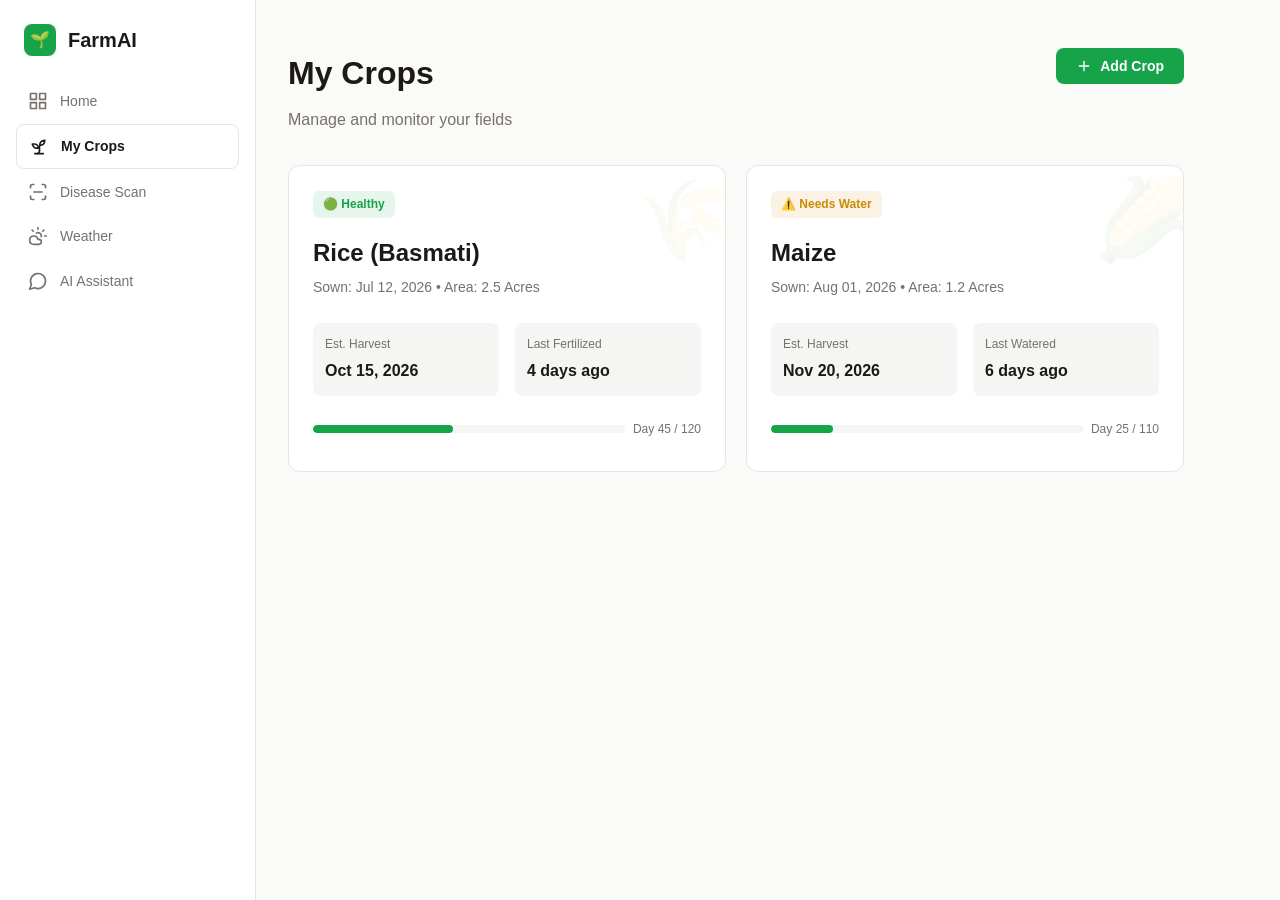
<file: public/farmai-dashboard/crops.html>
<!DOCTYPE html>
<html lang="en">
<head>
  <meta charset="UTF-8" />
  <meta name="viewport" content="width=device-width, initial-scale=1.0" />
  <title>FarmAI — My Crops</title>
  <style>
    /* Reuse base styles from index.html */
    *, *::before, *::after { margin: 0; padding: 0; box-sizing: border-box; }
    :root {
      --bg: #fafaf9; --surface: #ffffff; --border: #e7e5e4; --foreground: #1c1917;
      --muted: #78716c; --secondary-bg: #f5f5f4; --primary: #16a34a; --radius: 12px;
      --success: #16a34a; --success-light: rgba(22,163,74,0.1);
      --warning: #ca8a04; --warning-light: rgba(202,138,4,0.1);
    }
    body { font-family: -apple-system, BlinkMacSystemFont, sans-serif; background: var(--bg); color: var(--foreground); line-height: 1.6; }
    
    /* Sidebar */
    .sidebar { display: none; position: fixed; left: 0; top: 0; width: 256px; height: 100vh; background: var(--surface); border-right: 1px solid var(--border); flex-direction: column; z-index: 50; }
    @media (min-width: 769px) { .sidebar { display: flex; } }
    .sidebar-logo { padding: 24px; display: flex; align-items: center; gap: 12px; }
    .logo-icon { width: 32px; height: 32px; background: var(--primary); border-radius: 8px; display: flex; align-items: center; justify-content: center; color: white; font-weight: 800; font-size: 16px; }
    .sidebar-logo span { font-weight: 700; font-size: 20px; }
    .sidebar-nav { flex: 1; padding: 0 16px; }
    .sidebar-nav a { display: flex; align-items: center; gap: 12px; padding: 10px 12px; border-radius: 8px; font-size: 14px; font-weight: 500; color: var(--muted); text-decoration: none; margin-bottom: 2px; }
    .sidebar-nav a:hover { background: var(--secondary-bg); color: var(--foreground); }
    .sidebar-nav a.active { background: var(--surface); border: 1px solid var(--border); color: var(--foreground); font-weight: 600; }
    .sidebar-nav a svg { width: 20px; height: 20px; }
    
    /* Bottom Nav */
    .bottom-nav { display: flex; position: fixed; bottom: 0; left: 0; right: 0; height: 64px; background: var(--surface); border-top: 1px solid var(--border); z-index: 50; justify-content: space-around; align-items: center; }
    @media (min-width: 769px) { .bottom-nav { display: none; } }
    .bottom-nav a { display: flex; flex-direction: column; align-items: center; gap: 4px; text-decoration: none; color: var(--muted); }
    .bottom-nav a.active { color: var(--primary); }
    .bottom-nav a svg { width: 24px; height: 24px; }
    .bottom-nav a span { font-size: 10px; font-weight: 500; }
    
    .main { padding: 32px 16px 96px; max-width: 960px; margin: 0 auto; width: 100%; }
    @media (min-width: 769px) { .main { margin-left: 256px; padding: 48px 32px; width: auto; } }

    /* Crops specific styles */
    .header { display: flex; justify-content: space-between; align-items: flex-start; margin-bottom: 32px; }
    .header h1 { font-size: 2rem; font-weight: 700; margin-bottom: 8px; }
    .header p { color: var(--muted); }
    .add-btn { background: var(--primary); color: white; padding: 10px 20px; border-radius: 8px; border: none; font-weight: 600; cursor: pointer; display: flex; align-items: center; gap: 8px; font-size: 14px; }
    
    .crop-grid {
      display: flex;
      overflow-x: auto;
      gap: 20px;
      padding-bottom: 12px;
      -webkit-overflow-scrolling: touch;
      scrollbar-width: thin;
    }
    @media (min-width: 769px) {
      .crop-grid {
        display: grid;
        grid-template-columns: 1fr 1fr;
        overflow-x: visible;
        padding-bottom: 0;
      }
    }
    
    .crop-card {
      background: var(--surface);
      border: 1px solid var(--border);
      border-radius: var(--radius);
      padding: 24px;
      position: relative;
      overflow: hidden;
      flex: 0 0 280px;
    }
    @media (min-width: 769px) {
      .crop-card {
        flex: initial;
      }
    }
    .crop-card .icon { position: absolute; top: -10px; right: -10px; font-size: 80px; opacity: 0.05; }
    .badge { display: inline-block; padding: 4px 10px; border-radius: 6px; font-size: 12px; font-weight: 600; margin-bottom: 16px; }
    .badge-success { background: var(--success-light); color: var(--success); }
    .badge-warning { background: var(--warning-light); color: var(--warning); }
    
    .crop-name { font-size: 24px; font-weight: 700; color: var(--foreground); margin-bottom: 4px; }
    .sown-date { font-size: 14px; color: var(--muted); margin-bottom: 24px; }
    
    .stats { display: grid; grid-template-columns: 1fr 1fr; gap: 16px; margin-bottom: 24px; }
    .stat-box { background: var(--secondary-bg); padding: 12px; border-radius: 8px; }
    .stat-box span { font-size: 12px; color: var(--muted); display: block; margin-bottom: 4px; }
    .stat-box strong { font-size: 16px; font-weight: 600; }
    
    .progress-row { display: flex; align-items: center; gap: 8px; margin-bottom: 8px; }
    .progress-bar-bg { flex: 1; height: 8px; background: var(--secondary-bg); border-radius: 999px; overflow: hidden; }
    .progress-bar-fill { height: 100%; background: var(--success); border-radius: 999px; }
    .stage-label { font-size: 12px; font-weight: 500; color: var(--muted); }
  </style>
</head>
<body>
  <aside class="sidebar">
    <div class="sidebar-logo"><div class="logo-icon">🌱</div><span>FarmAI</span></div>
    <nav class="sidebar-nav">
      <a href="index.html"><svg xmlns="http://www.w3.org/2000/svg" viewBox="0 0 24 24" fill="none" stroke="currentColor" stroke-width="2" stroke-linecap="round" stroke-linejoin="round"><rect x="3" y="3" width="7" height="7"/><rect x="14" y="3" width="7" height="7"/><rect x="14" y="14" width="7" height="7"/><rect x="3" y="14" width="7" height="7"/></svg> Home</a>
      <a href="#" class="active"><svg xmlns="http://www.w3.org/2000/svg" viewBox="0 0 24 24" fill="none" stroke="currentColor" stroke-width="2" stroke-linecap="round" stroke-linejoin="round"><path d="M7 20h10"/><path d="M10 20c5.5-2.5.8-6.4 3-10"/><path d="M9.5 9.4c1.1.8 1.8 2.2 2.3 3.7-2 .4-3.5.4-4.8-.3-1.2-.6-2.3-1.9-3-4.2 2.8-.5 4.4 0 5.5.8z"/><path d="M14.1 6a7 7 0 0 0-1.1 4c1.9-.1 3.3-.6 4.3-1.4 1-1 1.6-2.3 1.7-4.6-2.7.1-4 1-4.9 2z"/></svg> My Crops</a>
      <a href="disease.html"><svg xmlns="http://www.w3.org/2000/svg" viewBox="0 0 24 24" fill="none" stroke="currentColor" stroke-width="2" stroke-linecap="round" stroke-linejoin="round"><path d="M3 7V5a2 2 0 0 1 2-2h2"/><path d="M17 3h2a2 2 0 0 1 2 2v2"/><path d="M21 17v2a2 2 0 0 1-2 2h-2"/><path d="M7 21H5a2 2 0 0 1-2-2v-2"/><line x1="7" y1="12" x2="17" y2="12"/></svg> Disease Scan</a>
      <a href="weather.html"><svg xmlns="http://www.w3.org/2000/svg" viewBox="0 0 24 24" fill="none" stroke="currentColor" stroke-width="2" stroke-linecap="round" stroke-linejoin="round"><path d="M12 2v2"/><path d="m4.93 4.93 1.41 1.41"/><path d="M20 12h2"/><path d="m19.07 4.93-1.41 1.41"/><path d="M15.947 12.65a4 4 0 0 0-5.925-4.128"/><path d="M13 22H7a5 5 0 1 1 4.9-6H13a3 3 0 0 1 0 6Z"/></svg> Weather</a>
      <a href="assistant.html"><svg xmlns="http://www.w3.org/2000/svg" viewBox="0 0 24 24" fill="none" stroke="currentColor" stroke-width="2" stroke-linecap="round" stroke-linejoin="round"><path d="M7.9 20A9 9 0 1 0 4 16.1L2 22Z"/></svg> AI Assistant</a>
    </nav>
  </aside>

  <nav class="bottom-nav">
    <a href="index.html"><svg xmlns="http://www.w3.org/2000/svg" viewBox="0 0 24 24" fill="none" stroke="currentColor" stroke-width="2" stroke-linecap="round" stroke-linejoin="round"><rect x="3" y="3" width="7" height="7"/><rect x="14" y="3" width="7" height="7"/><rect x="14" y="14" width="7" height="7"/><rect x="3" y="14" width="7" height="7"/></svg><span>Home</span></a>
    <a href="#" class="active"><svg xmlns="http://www.w3.org/2000/svg" viewBox="0 0 24 24" fill="none" stroke="currentColor" stroke-width="2" stroke-linecap="round" stroke-linejoin="round"><path d="M7 20h10"/><path d="M10 20c5.5-2.5.8-6.4 3-10"/><path d="M9.5 9.4c1.1.8 1.8 2.2 2.3 3.7-2 .4-3.5.4-4.8-.3-1.2-.6-2.3-1.9-3-4.2 2.8-.5 4.4 0 5.5.8z"/><path d="M14.1 6a7 7 0 0 0-1.1 4c1.9-.1 3.3-.6 4.3-1.4 1-1 1.6-2.3 1.7-4.6-2.7.1-4 1-4.9 2z"/></svg><span>Crops</span></a>
    <a href="disease.html"><svg xmlns="http://www.w3.org/2000/svg" viewBox="0 0 24 24" fill="none" stroke="currentColor" stroke-width="2" stroke-linecap="round" stroke-linejoin="round"><path d="M3 7V5a2 2 0 0 1 2-2h2"/><path d="M17 3h2a2 2 0 0 1 2 2v2"/><path d="M21 17v2a2 2 0 0 1-2 2h-2"/><path d="M7 21H5a2 2 0 0 1-2-2v-2"/><line x1="7" y1="12" x2="17" y2="12"/></svg><span>Scan</span></a>
    <a href="weather.html"><svg xmlns="http://www.w3.org/2000/svg" viewBox="0 0 24 24" fill="none" stroke="currentColor" stroke-width="2" stroke-linecap="round" stroke-linejoin="round"><path d="M12 2v2"/><path d="m4.93 4.93 1.41 1.41"/><path d="M20 12h2"/><path d="m19.07 4.93-1.41 1.41"/><path d="M15.947 12.65a4 4 0 0 0-5.925-4.128"/><path d="M13 22H7a5 5 0 1 1 4.9-6H13a3 3 0 0 1 0 6Z"/></svg><span>Weather</span></a>
    <a href="assistant.html"><svg xmlns="http://www.w3.org/2000/svg" viewBox="0 0 24 24" fill="none" stroke="currentColor" stroke-width="2" stroke-linecap="round" stroke-linejoin="round"><path d="M7.9 20A9 9 0 1 0 4 16.1L2 22Z"/></svg><span>Assistant</span></a>
  </nav>

  <main class="main">
    <div class="header">
      <div>
        <h1>My Crops</h1>
        <p>Manage and monitor your fields</p>
      </div>
      <button class="add-btn" onclick="alert('This is a static UI preview. Add Crop is disabled.')">
        <svg xmlns="http://www.w3.org/2000/svg" width="16" height="16" viewBox="0 0 24 24" fill="none" stroke="currentColor" stroke-width="2" stroke-linecap="round" stroke-linejoin="round"><line x1="12" y1="5" x2="12" y2="19"></line><line x1="5" y1="12" x2="19" y2="12"></line></svg>
        Add Crop
      </button>
    </div>

    <div class="crop-grid">
      <div class="crop-card">
        <div class="icon">🌾</div>
        <span class="badge badge-success">🟢 Healthy</span>
        <h2 class="crop-name">Rice (Basmati)</h2>
        <p class="sown-date">Sown: Jul 12, 2026 • Area: 2.5 Acres</p>
        <div class="stats">
          <div class="stat-box"><span>Est. Harvest</span><strong>Oct 15, 2026</strong></div>
          <div class="stat-box"><span>Last Fertilized</span><strong>4 days ago</strong></div>
        </div>
        <div class="progress-row">
          <div class="progress-bar-bg"><div class="progress-bar-fill" style="width: 45%;"></div></div>
          <span class="stage-label">Day 45 / 120</span>
        </div>
      </div>
      
      <div class="crop-card">
        <div class="icon">🌽</div>
        <span class="badge badge-warning">⚠️ Needs Water</span>
        <h2 class="crop-name">Maize</h2>
        <p class="sown-date">Sown: Aug 01, 2026 • Area: 1.2 Acres</p>
        <div class="stats">
          <div class="stat-box"><span>Est. Harvest</span><strong>Nov 20, 2026</strong></div>
          <div class="stat-box"><span>Last Watered</span><strong>6 days ago</strong></div>
        </div>
        <div class="progress-row">
          <div class="progress-bar-bg"><div class="progress-bar-fill" style="width: 20%;"></div></div>
          <span class="stage-label">Day 25 / 110</span>
        </div>
      </div>
    </div>
  </main>
</body>
</html>
</file>
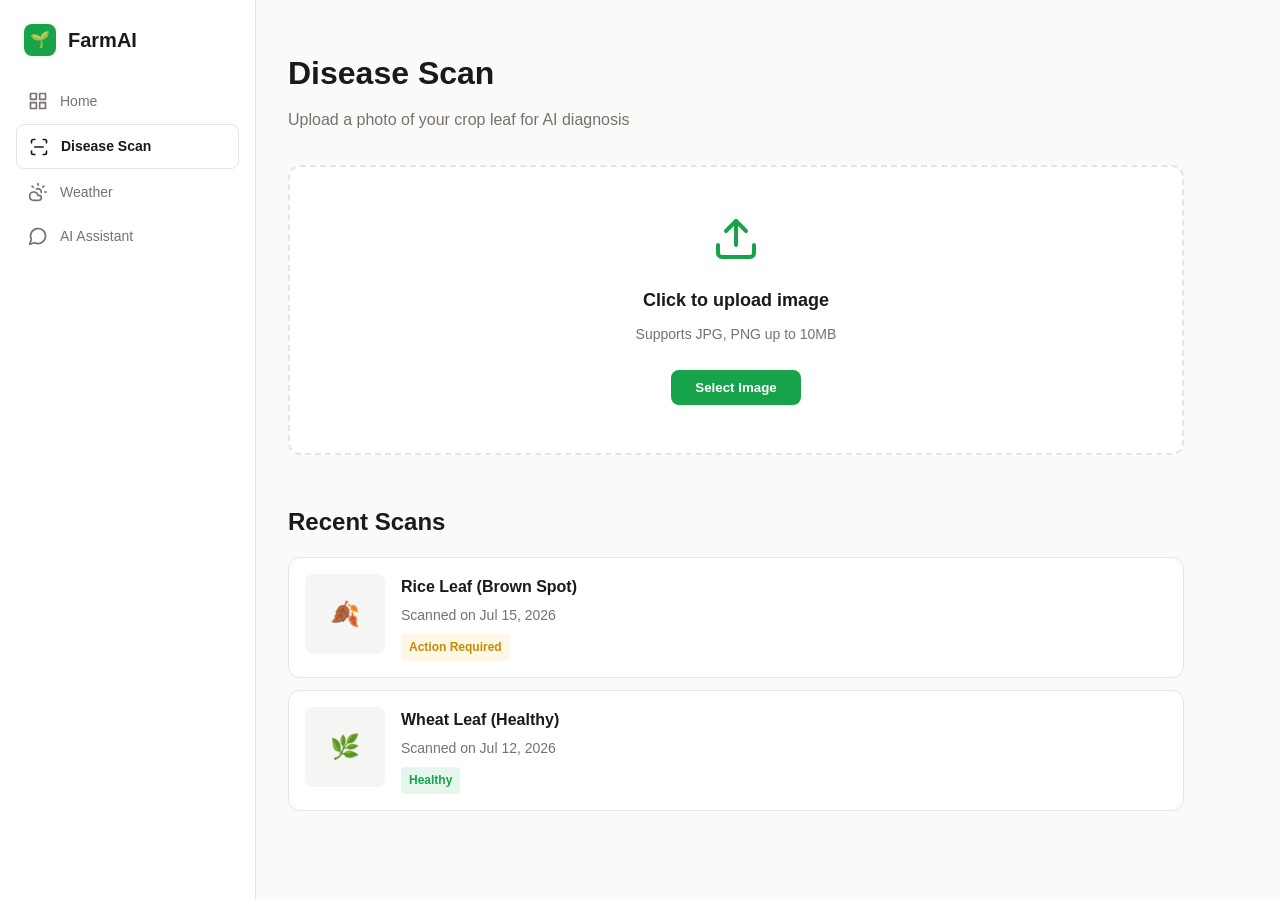
<file: public/farmai-dashboard/disease.html>
<!DOCTYPE html>
<html lang="en">
<head>
  <meta charset="UTF-8" />
  <meta name="viewport" content="width=device-width, initial-scale=1.0" />
  <title>FarmAI — Disease Scan</title>
  <style>
    /* Reuse base styles from index.html */
    *, *::before, *::after { margin: 0; padding: 0; box-sizing: border-box; }
    :root {
      --bg: #fafaf9; --surface: #ffffff; --border: #e7e5e4; --foreground: #1c1917;
      --muted: #78716c; --secondary-bg: #f5f5f4; --primary: #16a34a; --radius: 12px;
      --success: #16a34a; --success-light: rgba(22,163,74,0.1);
    }
    body { font-family: -apple-system, BlinkMacSystemFont, sans-serif; background: var(--bg); color: var(--foreground); line-height: 1.6; }
    
    /* Sidebar */
    .sidebar { display: none; position: fixed; left: 0; top: 0; width: 256px; height: 100vh; background: var(--surface); border-right: 1px solid var(--border); flex-direction: column; z-index: 50; }
    @media (min-width: 769px) { .sidebar { display: flex; } }
    .sidebar-logo { padding: 24px; display: flex; align-items: center; gap: 12px; }
    .logo-icon { width: 32px; height: 32px; background: var(--primary); border-radius: 8px; display: flex; align-items: center; justify-content: center; color: white; font-weight: 800; font-size: 16px; }
    .sidebar-logo span { font-weight: 700; font-size: 20px; }
    .sidebar-nav { flex: 1; padding: 0 16px; }
    .sidebar-nav a { display: flex; align-items: center; gap: 12px; padding: 10px 12px; border-radius: 8px; font-size: 14px; font-weight: 500; color: var(--muted); text-decoration: none; margin-bottom: 2px; }
    .sidebar-nav a:hover { background: var(--secondary-bg); color: var(--foreground); }
    .sidebar-nav a.active { background: var(--surface); border: 1px solid var(--border); color: var(--foreground); font-weight: 600; }
    .sidebar-nav a svg { width: 20px; height: 20px; }
    
    /* Bottom Nav */
    .bottom-nav { display: flex; position: fixed; bottom: 0; left: 0; right: 0; height: 64px; background: var(--surface); border-top: 1px solid var(--border); z-index: 50; justify-content: space-around; align-items: center; }
    @media (min-width: 769px) { .bottom-nav { display: none; } }
    .bottom-nav a { display: flex; flex-direction: column; align-items: center; gap: 4px; text-decoration: none; color: var(--muted); }
    .bottom-nav a.active { color: var(--primary); }
    .bottom-nav a svg { width: 24px; height: 24px; }
    .bottom-nav a span { font-size: 10px; font-weight: 500; }
    
    .main { padding: 32px 16px 96px; max-width: 960px; margin: 0 auto; width: 100%; }
    @media (min-width: 769px) { .main { margin-left: 256px; padding: 48px 32px; width: auto; } }

    /* Disease Scan specific styles */
    .header h1 { font-size: 2rem; font-weight: 700; margin-bottom: 8px; }
    .header p { color: var(--muted); margin-bottom: 32px; }
    
    .scan-area { border: 2px dashed var(--border); border-radius: var(--radius); padding: 48px 24px; text-align: center; background: var(--surface); cursor: pointer; transition: all 0.2s; }
    .scan-area:hover { border-color: var(--primary); background: var(--success-light); }
    .scan-area svg { width: 48px; height: 48px; color: var(--primary); margin-bottom: 16px; }
    .scan-area h3 { font-size: 18px; font-weight: 600; margin-bottom: 8px; }
    .scan-area p { font-size: 14px; color: var(--muted); margin-bottom: 24px; }
    .btn { background: var(--primary); color: white; padding: 10px 24px; border-radius: 8px; border: none; font-weight: 600; cursor: pointer; }
    
    .history { margin-top: 48px; }
    .history h2 { font-size: 1.5rem; margin-bottom: 16px; }
    .history-card { background: var(--surface); border: 1px solid var(--border); border-radius: var(--radius); padding: 16px; display: flex; gap: 16px; margin-bottom: 12px; }
    .history-card img { width: 80px; height: 80px; border-radius: 8px; object-fit: cover; }
    .history-info h4 { font-size: 16px; font-weight: 600; margin-bottom: 4px; color: var(--foreground); }
    .history-info p { font-size: 14px; color: var(--muted); }
    .badge { display: inline-block; padding: 4px 8px; border-radius: 4px; font-size: 12px; font-weight: 600; margin-top: 8px; }
    .badge-warning { background: rgba(234,179,8,0.1); color: #ca8a04; }
    
  </style>
</head>
<body>
  <!-- Sidebar -->
  <aside class="sidebar">
    <div class="sidebar-logo"><div class="logo-icon">🌱</div><span>FarmAI</span></div>
    <nav class="sidebar-nav">
      <a href="index.html"><svg xmlns="http://www.w3.org/2000/svg" viewBox="0 0 24 24" fill="none" stroke="currentColor" stroke-width="2" stroke-linecap="round" stroke-linejoin="round"><rect x="3" y="3" width="7" height="7"/><rect x="14" y="3" width="7" height="7"/><rect x="14" y="14" width="7" height="7"/><rect x="3" y="14" width="7" height="7"/></svg> Home</a>
      <a href="#" class="active"><svg xmlns="http://www.w3.org/2000/svg" viewBox="0 0 24 24" fill="none" stroke="currentColor" stroke-width="2" stroke-linecap="round" stroke-linejoin="round"><path d="M3 7V5a2 2 0 0 1 2-2h2"/><path d="M17 3h2a2 2 0 0 1 2 2v2"/><path d="M21 17v2a2 2 0 0 1-2 2h-2"/><path d="M7 21H5a2 2 0 0 1-2-2v-2"/><line x1="7" y1="12" x2="17" y2="12"/></svg> Disease Scan</a>
      <a href="weather.html"><svg xmlns="http://www.w3.org/2000/svg" viewBox="0 0 24 24" fill="none" stroke="currentColor" stroke-width="2" stroke-linecap="round" stroke-linejoin="round"><path d="M12 2v2"/><path d="m4.93 4.93 1.41 1.41"/><path d="M20 12h2"/><path d="m19.07 4.93-1.41 1.41"/><path d="M15.947 12.65a4 4 0 0 0-5.925-4.128"/><path d="M13 22H7a5 5 0 1 1 4.9-6H13a3 3 0 0 1 0 6Z"/></svg> Weather</a>
      <a href="assistant.html"><svg xmlns="http://www.w3.org/2000/svg" viewBox="0 0 24 24" fill="none" stroke="currentColor" stroke-width="2" stroke-linecap="round" stroke-linejoin="round"><path d="M7.9 20A9 9 0 1 0 4 16.1L2 22Z"/></svg> AI Assistant</a>
    </nav>
  </aside>

  <!-- Bottom Nav -->
  <nav class="bottom-nav">
    <a href="index.html"><svg xmlns="http://www.w3.org/2000/svg" viewBox="0 0 24 24" fill="none" stroke="currentColor" stroke-width="2" stroke-linecap="round" stroke-linejoin="round"><rect x="3" y="3" width="7" height="7"/><rect x="14" y="3" width="7" height="7"/><rect x="14" y="14" width="7" height="7"/><rect x="3" y="14" width="7" height="7"/></svg><span>Home</span></a>
    <a href="#" class="active"><svg xmlns="http://www.w3.org/2000/svg" viewBox="0 0 24 24" fill="none" stroke="currentColor" stroke-width="2" stroke-linecap="round" stroke-linejoin="round"><path d="M3 7V5a2 2 0 0 1 2-2h2"/><path d="M17 3h2a2 2 0 0 1 2 2v2"/><path d="M21 17v2a2 2 0 0 1-2 2h-2"/><path d="M7 21H5a2 2 0 0 1-2-2v-2"/><line x1="7" y1="12" x2="17" y2="12"/></svg><span>Scan</span></a>
    <a href="weather.html"><svg xmlns="http://www.w3.org/2000/svg" viewBox="0 0 24 24" fill="none" stroke="currentColor" stroke-width="2" stroke-linecap="round" stroke-linejoin="round"><path d="M12 2v2"/><path d="m4.93 4.93 1.41 1.41"/><path d="M20 12h2"/><path d="m19.07 4.93-1.41 1.41"/><path d="M15.947 12.65a4 4 0 0 0-5.925-4.128"/><path d="M13 22H7a5 5 0 1 1 4.9-6H13a3 3 0 0 1 0 6Z"/></svg><span>Weather</span></a>
    <a href="assistant.html"><svg xmlns="http://www.w3.org/2000/svg" viewBox="0 0 24 24" fill="none" stroke="currentColor" stroke-width="2" stroke-linecap="round" stroke-linejoin="round"><path d="M7.9 20A9 9 0 1 0 4 16.1L2 22Z"/></svg><span>Assistant</span></a>
  </nav>

  <main class="main">
    <div class="header">
      <h1>Disease Scan</h1>
      <p>Upload a photo of your crop leaf for AI diagnosis</p>
    </div>

    <div class="scan-area" onclick="alert('This is a static UI preview. Image upload is disabled.')">
      <svg xmlns="http://www.w3.org/2000/svg" viewBox="0 0 24 24" fill="none" stroke="currentColor" stroke-width="2" stroke-linecap="round" stroke-linejoin="round"><path d="M21 15v4a2 2 0 0 1-2 2H5a2 2 0 0 1-2-2v-4"/><polyline points="17 8 12 3 7 8"/><line x1="12" y1="3" x2="12" y2="15"/></svg>
      <h3>Click to upload image</h3>
      <p>Supports JPG, PNG up to 10MB</p>
      <button class="btn">Select Image</button>
    </div>

    <div class="history">
      <h2>Recent Scans</h2>
      
      <div class="history-card">
        <div style="width: 80px; height: 80px; background: var(--secondary-bg); border-radius: 8px; display:flex; align-items:center; justify-content:center; font-size: 24px;">🍂</div>
        <div class="history-info">
          <h4>Rice Leaf (Brown Spot)</h4>
          <p>Scanned on Jul 15, 2026</p>
          <span class="badge badge-warning">Action Required</span>
        </div>
      </div>
      
      <div class="history-card">
        <div style="width: 80px; height: 80px; background: var(--secondary-bg); border-radius: 8px; display:flex; align-items:center; justify-content:center; font-size: 24px;">🌿</div>
        <div class="history-info">
          <h4>Wheat Leaf (Healthy)</h4>
          <p>Scanned on Jul 12, 2026</p>
          <span class="badge" style="background: var(--success-light); color: var(--success);">Healthy</span>
        </div>
      </div>
    </div>
  </main>
</body>
</html>
</file>
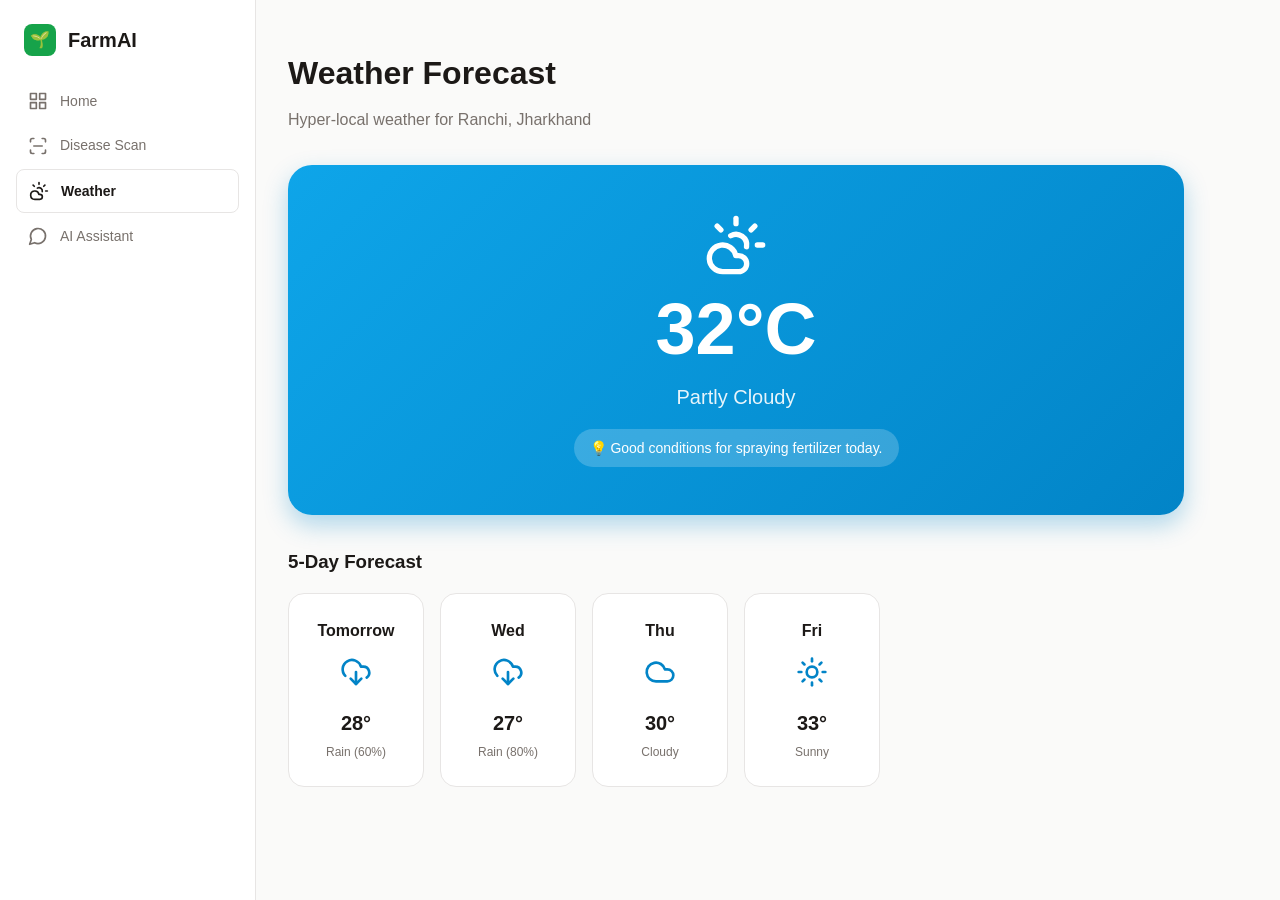
<file: public/farmai-dashboard/weather.html>
<!DOCTYPE html>
<html lang="en">
<head>
  <meta charset="UTF-8" />
  <meta name="viewport" content="width=device-width, initial-scale=1.0" />
  <title>FarmAI — Weather</title>
  <style>
    /* Reuse base styles from index.html */
    *, *::before, *::after { margin: 0; padding: 0; box-sizing: border-box; }
    :root {
      --bg: #fafaf9; --surface: #ffffff; --border: #e7e5e4; --foreground: #1c1917;
      --muted: #78716c; --secondary-bg: #f5f5f4; --primary: #16a34a; --radius: 12px;
      --info: #0284c7; --info-light: rgba(2,132,199,0.1);
    }
    body { font-family: -apple-system, BlinkMacSystemFont, sans-serif; background: var(--bg); color: var(--foreground); line-height: 1.6; }
    
    /* Sidebar */
    .sidebar { display: none; position: fixed; left: 0; top: 0; width: 256px; height: 100vh; background: var(--surface); border-right: 1px solid var(--border); flex-direction: column; z-index: 50; }
    @media (min-width: 769px) { .sidebar { display: flex; } }
    .sidebar-logo { padding: 24px; display: flex; align-items: center; gap: 12px; }
    .logo-icon { width: 32px; height: 32px; background: var(--primary); border-radius: 8px; display: flex; align-items: center; justify-content: center; color: white; font-weight: 800; font-size: 16px; }
    .sidebar-logo span { font-weight: 700; font-size: 20px; }
    .sidebar-nav { flex: 1; padding: 0 16px; }
    .sidebar-nav a { display: flex; align-items: center; gap: 12px; padding: 10px 12px; border-radius: 8px; font-size: 14px; font-weight: 500; color: var(--muted); text-decoration: none; margin-bottom: 2px; }
    .sidebar-nav a:hover { background: var(--secondary-bg); color: var(--foreground); }
    .sidebar-nav a.active { background: var(--surface); border: 1px solid var(--border); color: var(--foreground); font-weight: 600; }
    .sidebar-nav a svg { width: 20px; height: 20px; }
    
    /* Bottom Nav */
    .bottom-nav { display: flex; position: fixed; bottom: 0; left: 0; right: 0; height: 64px; background: var(--surface); border-top: 1px solid var(--border); z-index: 50; justify-content: space-around; align-items: center; }
    @media (min-width: 769px) { .bottom-nav { display: none; } }
    .bottom-nav a { display: flex; flex-direction: column; align-items: center; gap: 4px; text-decoration: none; color: var(--muted); }
    .bottom-nav a.active { color: var(--primary); }
    .bottom-nav a svg { width: 24px; height: 24px; }
    .bottom-nav a span { font-size: 10px; font-weight: 500; }
    
    .main { padding: 32px 16px 96px; max-width: 960px; margin: 0 auto; width: 100%; }
    @media (min-width: 769px) { .main { margin-left: 256px; padding: 48px 32px; width: auto; } }

    /* Weather specific styles */
    .header h1 { font-size: 2rem; font-weight: 700; margin-bottom: 8px; }
    .header p { color: var(--muted); margin-bottom: 32px; }
    
    .weather-hero { background: linear-gradient(135deg, #0ea5e9, #0284c7); color: white; padding: 48px; border-radius: 24px; display: flex; flex-direction: column; align-items: center; text-align: center; margin-bottom: 32px; box-shadow: 0 10px 25px rgba(2,132,199,0.3); }
    .weather-hero h2 { font-size: 72px; font-weight: 700; line-height: 1; margin: 16px 0; }
    .weather-hero p { font-size: 20px; font-weight: 500; opacity: 0.9; }
    
    .forecast-grid {
      display: flex;
      overflow-x: auto;
      gap: 16px;
      padding-bottom: 12px;
      -webkit-overflow-scrolling: touch;
      scrollbar-width: thin;
    }
    @media (min-width: 769px) {
      .forecast-grid {
        display: grid;
        grid-template-columns: repeat(auto-fill, minmax(120px, 1fr));
        overflow-x: visible;
        padding-bottom: 0;
      }
    }
    .forecast-card {
      background: var(--surface);
      border: 1px solid var(--border);
      padding: 24px 16px;
      border-radius: 16px;
      text-align: center;
      flex: 0 0 130px;
    }
    @media (min-width: 769px) {
      .forecast-card {
        flex: initial;
      }
    }
    .forecast-card p { font-weight: 600; margin-bottom: 12px; }
    .forecast-card svg { width: 32px; height: 32px; color: var(--info); margin: 0 auto 12px; }
    .forecast-card .temp { font-size: 20px; font-weight: 700; }
  </style>
</head>
<body>
  <aside class="sidebar">
    <div class="sidebar-logo"><div class="logo-icon">🌱</div><span>FarmAI</span></div>
    <nav class="sidebar-nav">
      <a href="index.html"><svg xmlns="http://www.w3.org/2000/svg" viewBox="0 0 24 24" fill="none" stroke="currentColor" stroke-width="2" stroke-linecap="round" stroke-linejoin="round"><rect x="3" y="3" width="7" height="7"/><rect x="14" y="3" width="7" height="7"/><rect x="14" y="14" width="7" height="7"/><rect x="3" y="14" width="7" height="7"/></svg> Home</a>
      <a href="disease.html"><svg xmlns="http://www.w3.org/2000/svg" viewBox="0 0 24 24" fill="none" stroke="currentColor" stroke-width="2" stroke-linecap="round" stroke-linejoin="round"><path d="M3 7V5a2 2 0 0 1 2-2h2"/><path d="M17 3h2a2 2 0 0 1 2 2v2"/><path d="M21 17v2a2 2 0 0 1-2 2h-2"/><path d="M7 21H5a2 2 0 0 1-2-2v-2"/><line x1="7" y1="12" x2="17" y2="12"/></svg> Disease Scan</a>
      <a href="#" class="active"><svg xmlns="http://www.w3.org/2000/svg" viewBox="0 0 24 24" fill="none" stroke="currentColor" stroke-width="2" stroke-linecap="round" stroke-linejoin="round"><path d="M12 2v2"/><path d="m4.93 4.93 1.41 1.41"/><path d="M20 12h2"/><path d="m19.07 4.93-1.41 1.41"/><path d="M15.947 12.65a4 4 0 0 0-5.925-4.128"/><path d="M13 22H7a5 5 0 1 1 4.9-6H13a3 3 0 0 1 0 6Z"/></svg> Weather</a>
      <a href="assistant.html"><svg xmlns="http://www.w3.org/2000/svg" viewBox="0 0 24 24" fill="none" stroke="currentColor" stroke-width="2" stroke-linecap="round" stroke-linejoin="round"><path d="M7.9 20A9 9 0 1 0 4 16.1L2 22Z"/></svg> AI Assistant</a>
    </nav>
  </aside>

  <nav class="bottom-nav">
    <a href="index.html"><svg xmlns="http://www.w3.org/2000/svg" viewBox="0 0 24 24" fill="none" stroke="currentColor" stroke-width="2" stroke-linecap="round" stroke-linejoin="round"><rect x="3" y="3" width="7" height="7"/><rect x="14" y="3" width="7" height="7"/><rect x="14" y="14" width="7" height="7"/><rect x="3" y="14" width="7" height="7"/></svg><span>Home</span></a>
    <a href="disease.html"><svg xmlns="http://www.w3.org/2000/svg" viewBox="0 0 24 24" fill="none" stroke="currentColor" stroke-width="2" stroke-linecap="round" stroke-linejoin="round"><path d="M3 7V5a2 2 0 0 1 2-2h2"/><path d="M17 3h2a2 2 0 0 1 2 2v2"/><path d="M21 17v2a2 2 0 0 1-2 2h-2"/><path d="M7 21H5a2 2 0 0 1-2-2v-2"/><line x1="7" y1="12" x2="17" y2="12"/></svg><span>Scan</span></a>
    <a href="#" class="active"><svg xmlns="http://www.w3.org/2000/svg" viewBox="0 0 24 24" fill="none" stroke="currentColor" stroke-width="2" stroke-linecap="round" stroke-linejoin="round"><path d="M12 2v2"/><path d="m4.93 4.93 1.41 1.41"/><path d="M20 12h2"/><path d="m19.07 4.93-1.41 1.41"/><path d="M15.947 12.65a4 4 0 0 0-5.925-4.128"/><path d="M13 22H7a5 5 0 1 1 4.9-6H13a3 3 0 0 1 0 6Z"/></svg><span>Weather</span></a>
    <a href="assistant.html"><svg xmlns="http://www.w3.org/2000/svg" viewBox="0 0 24 24" fill="none" stroke="currentColor" stroke-width="2" stroke-linecap="round" stroke-linejoin="round"><path d="M7.9 20A9 9 0 1 0 4 16.1L2 22Z"/></svg><span>Assistant</span></a>
  </nav>

  <main class="main">
    <div class="header">
      <h1>Weather Forecast</h1>
      <p>Hyper-local weather for Ranchi, Jharkhand</p>
    </div>

    <div class="weather-hero">
      <svg xmlns="http://www.w3.org/2000/svg" width="64" height="64" viewBox="0 0 24 24" fill="none" stroke="currentColor" stroke-width="2" stroke-linecap="round" stroke-linejoin="round"><path d="M12 2v2"/><path d="m4.93 4.93 1.41 1.41"/><path d="M20 12h2"/><path d="m19.07 4.93-1.41 1.41"/><path d="M15.947 12.65a4 4 0 0 0-5.925-4.128"/><path d="M13 22H7a5 5 0 1 1 4.9-6H13a3 3 0 0 1 0 6Z"/></svg>
      <h2>32°C</h2>
      <p>Partly Cloudy</p>
      <div style="margin-top: 16px; background: rgba(255,255,255,0.2); padding: 8px 16px; border-radius: 99px; font-size: 14px;">
        💡 Good conditions for spraying fertilizer today.
      </div>
    </div>

    <h3 style="margin-bottom: 16px;">5-Day Forecast</h3>
    <div class="forecast-grid">
      <div class="forecast-card">
        <p>Tomorrow</p>
        <svg xmlns="http://www.w3.org/2000/svg" viewBox="0 0 24 24" fill="none" stroke="currentColor" stroke-width="2" stroke-linecap="round" stroke-linejoin="round"><path d="M20 16.2A4.5 4.5 0 0 0 17.5 8h-1.8A7 7 0 1 0 4 14.9"/><path d="M12 12v9"/><path d="m8 17 4 4 4-4"/></svg>
        <div class="temp">28°</div>
        <div style="font-size: 12px; color: var(--muted); margin-top: 4px;">Rain (60%)</div>
      </div>
      <div class="forecast-card">
        <p>Wed</p>
        <svg xmlns="http://www.w3.org/2000/svg" viewBox="0 0 24 24" fill="none" stroke="currentColor" stroke-width="2" stroke-linecap="round" stroke-linejoin="round"><path d="M20 16.2A4.5 4.5 0 0 0 17.5 8h-1.8A7 7 0 1 0 4 14.9"/><path d="M12 12v9"/><path d="m8 17 4 4 4-4"/></svg>
        <div class="temp">27°</div>
        <div style="font-size: 12px; color: var(--muted); margin-top: 4px;">Rain (80%)</div>
      </div>
      <div class="forecast-card">
        <p>Thu</p>
        <svg xmlns="http://www.w3.org/2000/svg" viewBox="0 0 24 24" fill="none" stroke="currentColor" stroke-width="2" stroke-linecap="round" stroke-linejoin="round"><path d="M17.5 19H9a7 7 0 1 1 6.71-9h1.79a4.5 4.5 0 1 1 0 9Z"/></svg>
        <div class="temp">30°</div>
        <div style="font-size: 12px; color: var(--muted); margin-top: 4px;">Cloudy</div>
      </div>
      <div class="forecast-card">
        <p>Fri</p>
        <svg xmlns="http://www.w3.org/2000/svg" viewBox="0 0 24 24" fill="none" stroke="currentColor" stroke-width="2" stroke-linecap="round" stroke-linejoin="round"><circle cx="12" cy="12" r="4"/><path d="M12 2v2"/><path d="M12 20v2"/><path d="m4.93 4.93 1.41 1.41"/><path d="m17.66 17.66 1.41 1.41"/><path d="M2 12h2"/><path d="M20 12h2"/><path d="m6.34 17.66-1.41 1.41"/><path d="m19.07 4.93-1.41 1.41"/></svg>
        <div class="temp">33°</div>
        <div style="font-size: 12px; color: var(--muted); margin-top: 4px;">Sunny</div>
      </div>
    </div>
  </main>
</body>
</html>
</file>
